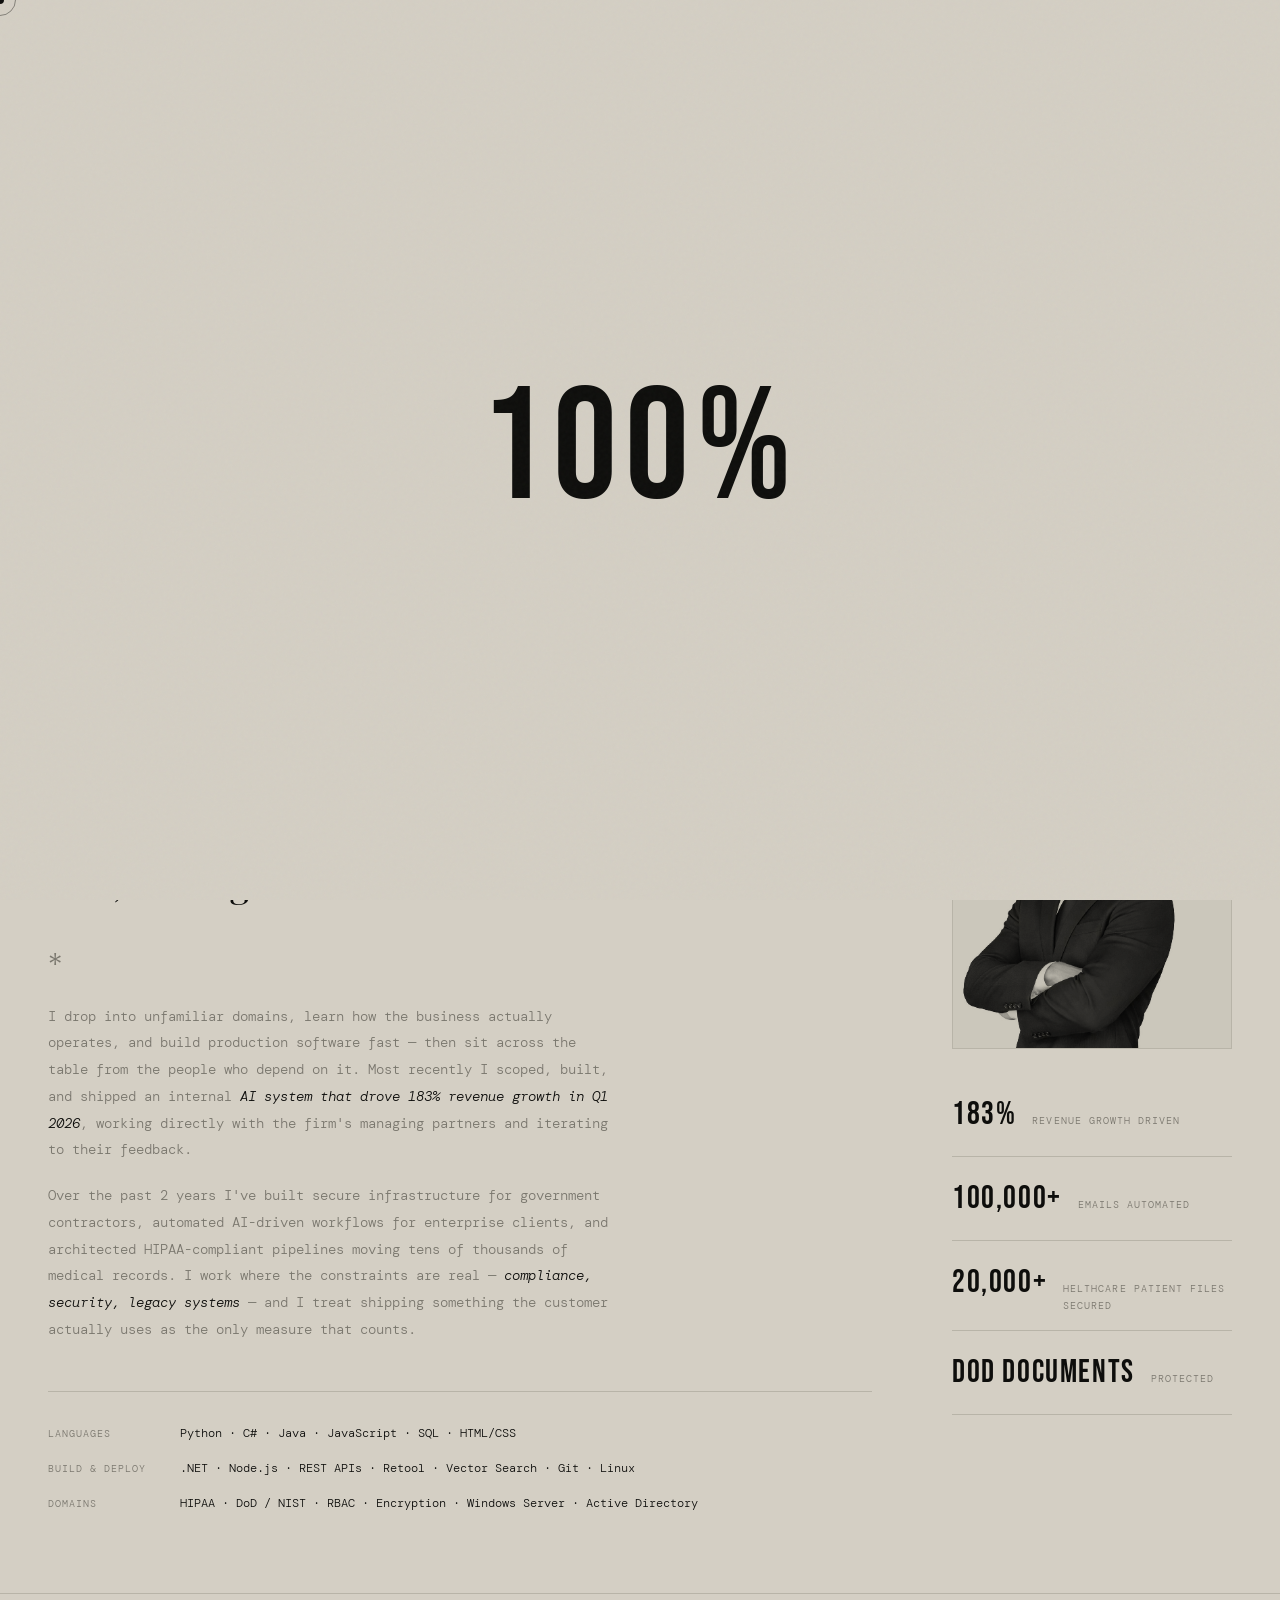
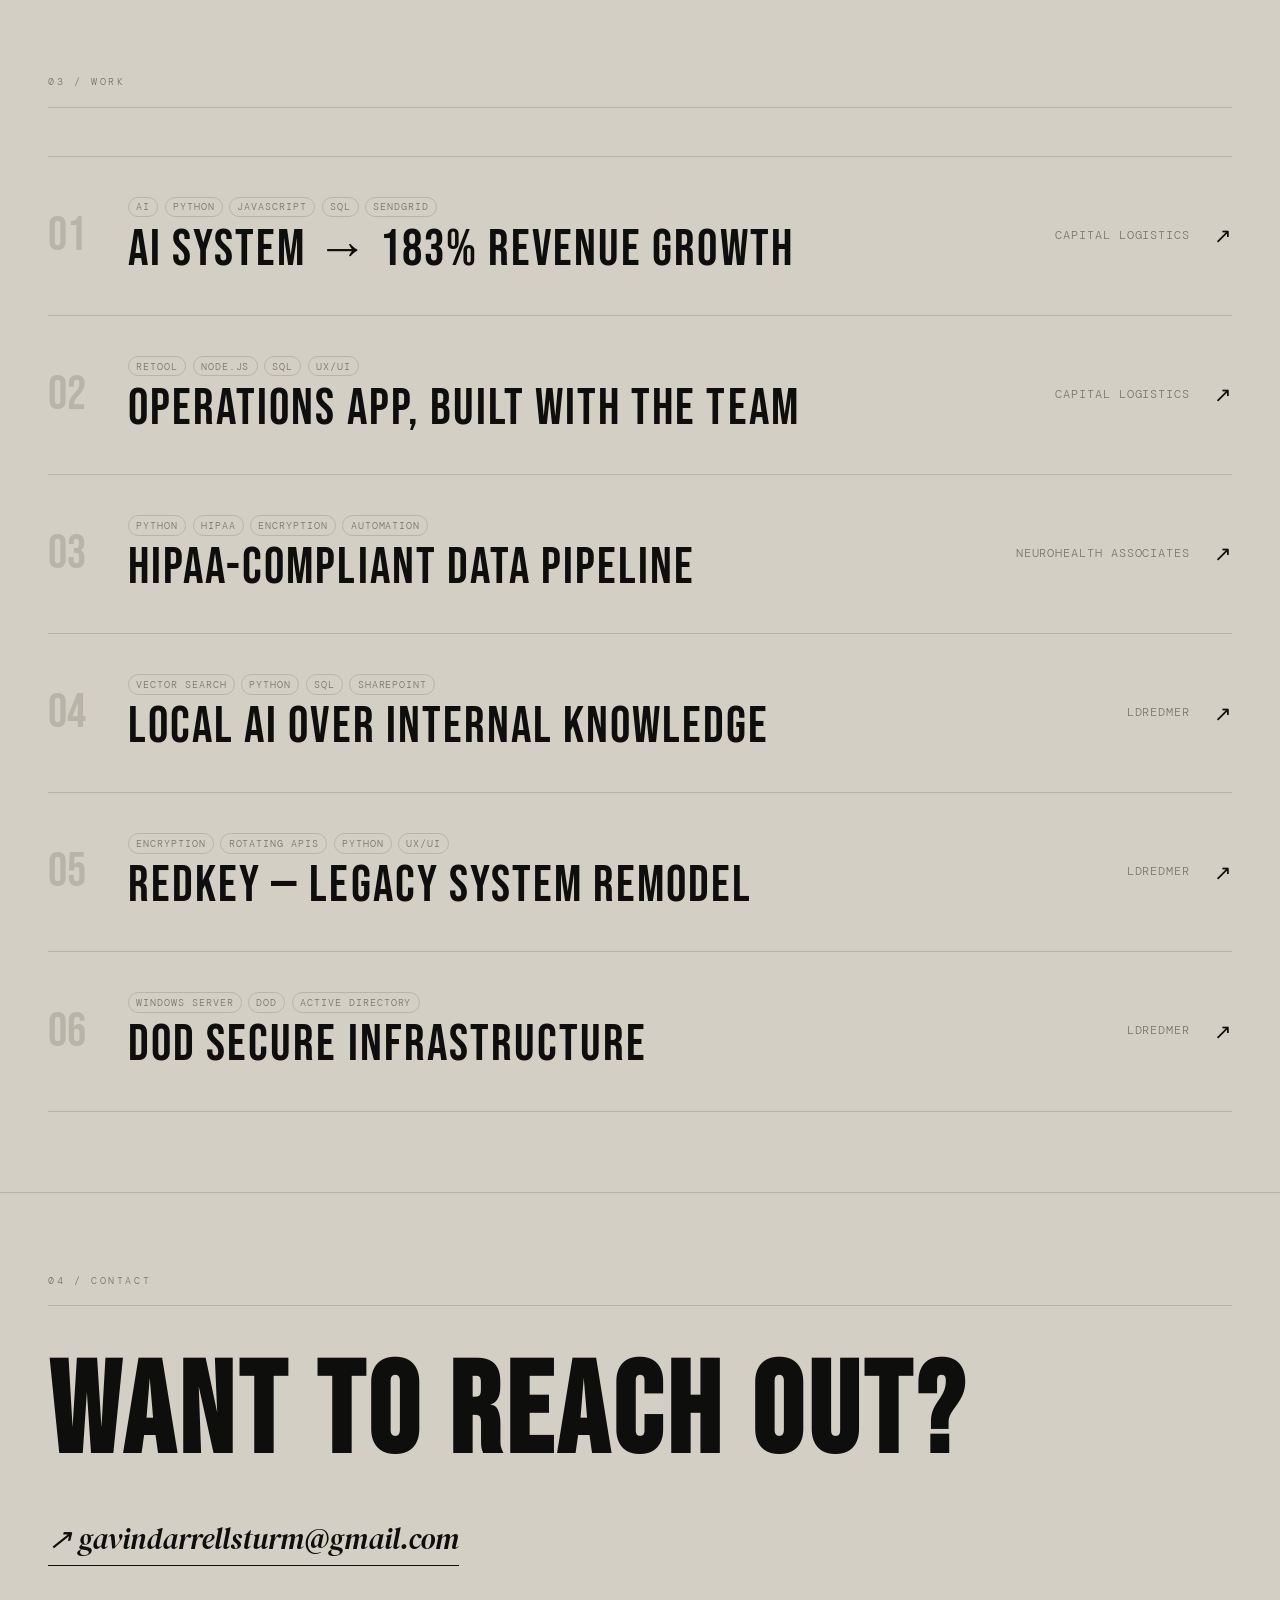
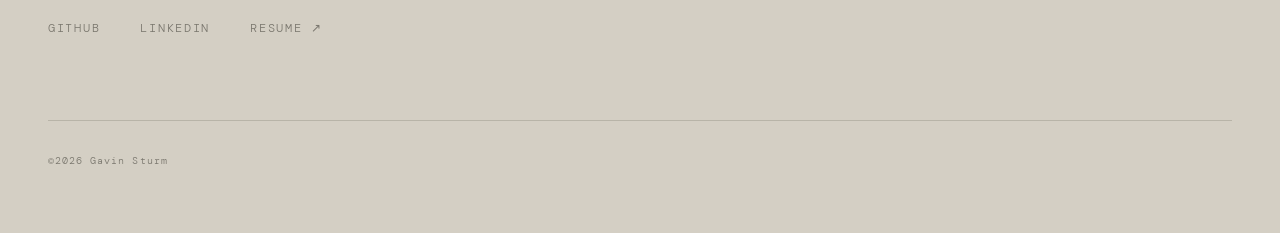
<file: index.html>
<!DOCTYPE html>
<html lang="en">
<head>
  <!-- Google tag (gtag.js) -->
  <script async src="https://www.googletagmanager.com/gtag/js?id=G-TG0JJ8GJQH"></script>
  <script>
    window.dataLayer = window.dataLayer || [];
    function gtag(){dataLayer.push(arguments);}
    gtag('js', new Date());
    gtag('config', 'G-TG0JJ8GJQH');
  </script>

  <meta charset="UTF-8" />
  <meta name="viewport" content="width=device-width, initial-scale=1.0" />
  <title>Gavin Sturm — Forward Deployed Engineer</title>
  <meta name="description" content="Forward Deployed Engineer who embeds with customers to ship custom AI and data systems in healthcare, DoD, and logistics environments." />
  <link rel="preconnect" href="https://fonts.googleapis.com" />
  <link rel="preconnect" href="https://fonts.gstatic.com" crossorigin />
  <link href="https://fonts.googleapis.com/css2?family=Bebas+Neue&family=DM+Serif+Display:ital@0;1&family=DM+Mono:wght@300;400&display=swap" rel="stylesheet" />
  <link rel="stylesheet" href="assets/style.css" />
</head>
<body>

  <a href="#hero" class="skip-link">Skip to content</a>

  <div class="loader" id="loader">
    <div class="loader-text"><span id="loader-pct">0%</span></div>
  </div>

  <div class="cursor" id="cursor"></div>
  <div class="cursor-ring" id="cursor-ring"></div>

  <nav class="nav" id="nav">
    <div class="nav-left">GS<span class="nav-reg">&reg;</span></div>
    <ul class="nav-links">
      <li><a href="#hero"><span class="nav-num">01/</span>Hello</a></li>
      <li><a href="#about"><span class="nav-num">02/</span>About</a></li>
      <li><a href="#work"><span class="nav-num">03/</span>Work</a></li>
      <li><a href="#contact"><span class="nav-num">04/</span>Contact</a></li>
    </ul>
  </nav>

  <section class="hero" id="hero">
    <div class="hero-content">
      <h1 class="hero-title">Gavin Sturm<sup>&reg;</sup></h1>
      <p class="hero-sub">Forward Deployed Engineer &mdash; AI, Data &amp; Systems</p>
      <p class="hero-tagline">Embedding with customers to <em>ship what works.</em></p>
    </div>
    <div class="hero-footer">
      <span>&copy;2026</span>
      <span class="scroll-hint">Scroll &darr;</span>
    </div>
  </section>

  <section class="about" id="about">
    <div class="section-label">02 / About</div>
    <div class="about-grid">
      <div class="about-aside">
        <div class="about-photo-box" style="padding:0;overflow:hidden;background:var(--bg2)">
          <img src="images/gavin.png" alt="Gavin Sturm" style="width:140%;height:140%;object-fit:cover;object-position:60% 20%;display:block;mix-blend-mode:multiply;margin-left:-20%;margin-top:-5%"/>
        </div>
        <div class="about-stat-box">
          <div class="stat"><span class="stat-num">183%</span><span class="stat-label">Revenue Growth Driven</span></div> <div class="stat"><span class="stat-num">100,000+</span><span class="stat-label">Emails Automated</span></div> <div class="stat"><span class="stat-num">20,000+</span><span class="stat-label">Helthcare Patient Files Secured</span></div> <div class="stat"><span class="stat-num">DOD Documents</span><span class="stat-label">Protected</span></div>
        </div>
      </div>
      <div class="about-main">
        <h2 class="about-heading">
          I'm a <em>Forward Deployed Engineer</em> who embeds with customers to turn ambiguous, high-stakes problems into shipped systems &mdash; across healthcare, DoD, and logistics.
        </h2>
        <div class="about-star">*</div>
        <p class="about-body">I drop into unfamiliar domains, learn how the business actually operates, and build production software fast &mdash; then sit across the table from the people who depend on it. Most recently I scoped, built, and shipped an internal <em>AI system that drove 183% revenue growth in Q1 2026</em>, working directly with the firm's managing partners and iterating to their feedback.</p>
        <p class="about-body">Over the past 2 years I've built secure infrastructure for government contractors, automated AI-driven workflows for enterprise clients, and architected HIPAA-compliant pipelines moving tens of thousands of medical records. I work where the constraints are real &mdash; <em>compliance, security, legacy systems</em> &mdash; and I treat shipping something the customer actually uses as the only measure that counts.</p>
        <div class="about-skills">
          <div class="skill-row">
            <span class="skill-label">Languages</span>
            <span class="skill-val">Python  &middot;  C#  &middot;  Java  &middot;  JavaScript  &middot;  SQL  &middot;  HTML/CSS</span>
          </div>
          <div class="skill-row">
            <span class="skill-label">Build &amp; Deploy</span>
            <span class="skill-val">.NET  &middot;  Node.js  &middot;  REST APIs  &middot;  Retool  &middot;  Vector Search  &middot;  Git  &middot;  Linux</span>
          </div>
          <div class="skill-row">
            <span class="skill-label">Domains</span>
            <span class="skill-val">HIPAA  &middot;  DoD / NIST  &middot;  RBAC  &middot;  Encryption  &middot;  Windows Server  &middot;  Active Directory</span>
          </div>
        </div>
      </div>
    </div>
  </section>

  <section class="work" id="work">
    <div class="section-label">03 / Work</div>
    <div class="work-list">

      <a class="work-item" href="project-ai-email.html">
        <div class="work-left">
          <span class="work-num">01</span>
          <div>
            <div class="work-tags-row">
              <span class="tag">AI</span><span class="tag">Python</span><span class="tag">JavaScript</span><span class="tag">SQL</span><span class="tag">SendGrid</span>
            </div>
            <h3 class="work-title">AI System &rarr; 183% Revenue Growth</h3>
          </div>
        </div>
        <div class="work-right">
          <span class="work-type">Capital Logistics</span>
          <span class="work-arrow">&nearr;</span>
        </div>
        <div class="work-hover-img">
          <div class="work-img-placeholder">
            <img src="images/project-ai-email.svg" alt="AI email automation pipeline driving revenue growth" style="width:100%;height:100%;object-fit:cover"/>
          </div>
        </div>
      </a>

      <a class="work-item" href="project-capital.html">
        <div class="work-left">
          <span class="work-num">02</span>
          <div>
            <div class="work-tags-row">
              <span class="tag">Retool</span><span class="tag">Node.js</span><span class="tag">SQL</span><span class="tag">UX/UI</span>
            </div>
            <h3 class="work-title">Operations App, Built With the Team</h3>
          </div>
        </div>
        <div class="work-right">
          <span class="work-type">Capital Logistics</span>
          <span class="work-arrow">&nearr;</span>
        </div>
        <div class="work-hover-img">
          <div class="work-img-placeholder">
            <img src="images/project-capital.svg" alt="Logistics operations dashboard application" style="width:100%;height:100%;object-fit:cover"/>
          </div>
        </div>
      </a>

      <a class="work-item" href="project-healthcare.html">
        <div class="work-left">
          <span class="work-num">03</span>
          <div>
            <div class="work-tags-row">
              <span class="tag">Python</span><span class="tag">HIPAA</span><span class="tag">Encryption</span><span class="tag">Automation</span>
            </div>
            <h3 class="work-title">HIPAA-Compliant Data Pipeline</h3>
          </div>
        </div>
        <div class="work-right">
          <span class="work-type">Neurohealth Associates</span>
          <span class="work-arrow">&nearr;</span>
        </div>
        <div class="work-hover-img">
          <div class="work-img-placeholder">
            <img src="images/project-healthcare.svg" alt="Encrypted healthcare data transfer pipeline" style="width:100%;height:100%;object-fit:cover"/>
          </div>
        </div>
      </a>

      <a class="work-item" href="project-ldredmer-ai.html">
        <div class="work-left">
          <span class="work-num">04</span>
          <div>
            <div class="work-tags-row">
              <span class="tag">Vector Search</span><span class="tag">Python</span><span class="tag">SQL</span><span class="tag">SharePoint</span>
            </div>
            <h3 class="work-title">Local AI Over Internal Knowledge</h3>
          </div>
        </div>
        <div class="work-right">
          <span class="work-type">LDRedmer</span>
          <span class="work-arrow">&nearr;</span>
        </div>
        <div class="work-hover-img">
          <div class="work-img-placeholder">
            <img src="images/project-ldredmer-ai.svg" alt="Local AI vector search over SharePoint documents" style="width:100%;height:100%;object-fit:cover"/>
          </div>
        </div>
      </a>

      <a class="work-item" href="project-redkey.html">
        <div class="work-left">
          <span class="work-num">05</span>
          <div>
            <div class="work-tags-row">
              <span class="tag">Encryption</span><span class="tag">Rotating APIs</span><span class="tag">Python</span><span class="tag">UX/UI</span>
            </div>
            <h3 class="work-title">REDKEY &mdash; Legacy System Remodel</h3>
          </div>
        </div>
        <div class="work-right">
          <span class="work-type">LDRedmer</span>
          <span class="work-arrow">&nearr;</span>
        </div>
        <div class="work-hover-img">
          <div class="work-img-placeholder">
            <img src="images/project-redkey.svg" alt="REDKEY legacy system modernization with rotating API keys" style="width:100%;height:100%;object-fit:cover"/>
          </div>
        </div>
      </a>

      <a class="work-item" href="project-dod.html">
        <div class="work-left">
          <span class="work-num">06</span>
          <div>
            <div class="work-tags-row">
              <span class="tag">Windows Server</span><span class="tag">DoD</span><span class="tag">Active Directory</span>
            </div>
            <h3 class="work-title">DoD Secure Infrastructure</h3>
          </div>
        </div>
        <div class="work-right">
          <span class="work-type">LDRedmer</span>
          <span class="work-arrow">&nearr;</span>
        </div>
        <div class="work-hover-img">
          <div class="work-img-placeholder">
            <img src="images/project-dod.svg" alt="DoD secure infrastructure with Active Directory topology" style="width:100%;height:100%;object-fit:cover"/>
          </div>
        </div>
      </a>

    </div>
  </section>

  <section class="contact" id="contact">
    <div class="section-label">04 / Contact</div>
    <div class="contact-body">
      <h2 class="contact-heading">Want to Reach Out?</h2>
      <a class="contact-email" href="mailto:gavindarrellsturm@gmail.com">&nearr; gavindarrellsturm@gmail.com</a>
      <ul class="contact-links">
        <li><a href="https://github.com/gavindsturm" target="_blank" rel="noopener">GitHub</a></li>
        <li><a href="https://linkedin.com/in/gavinsturm" target="_blank" rel="noopener">LinkedIn</a></li>
        <li><a href="resume.html">Resume &nearr;</a></li>
      </ul>
    </div>
    <div class="contact-footer">
      <span>&copy;2026 Gavin Sturm</span>
    </div>
  </section>

  <script src="assets/main.js"></script>
</body>
</html>
</file>
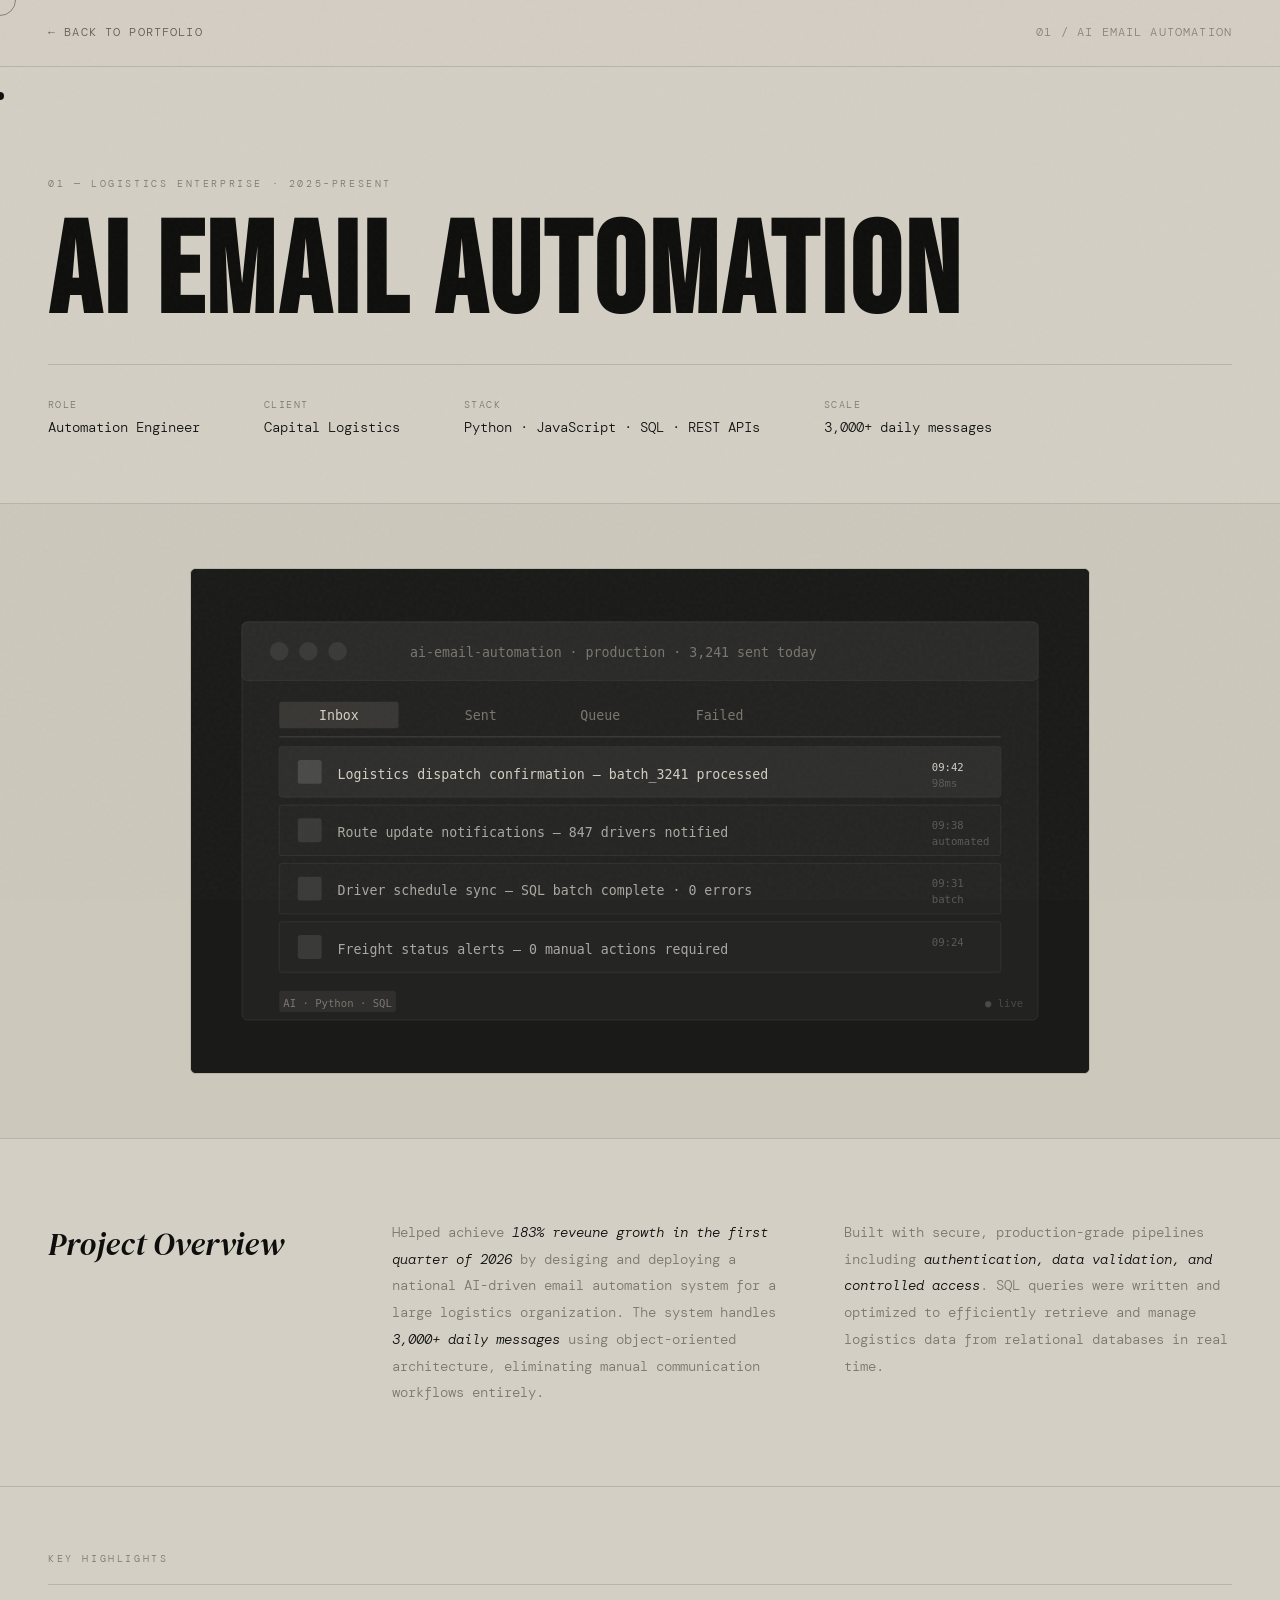
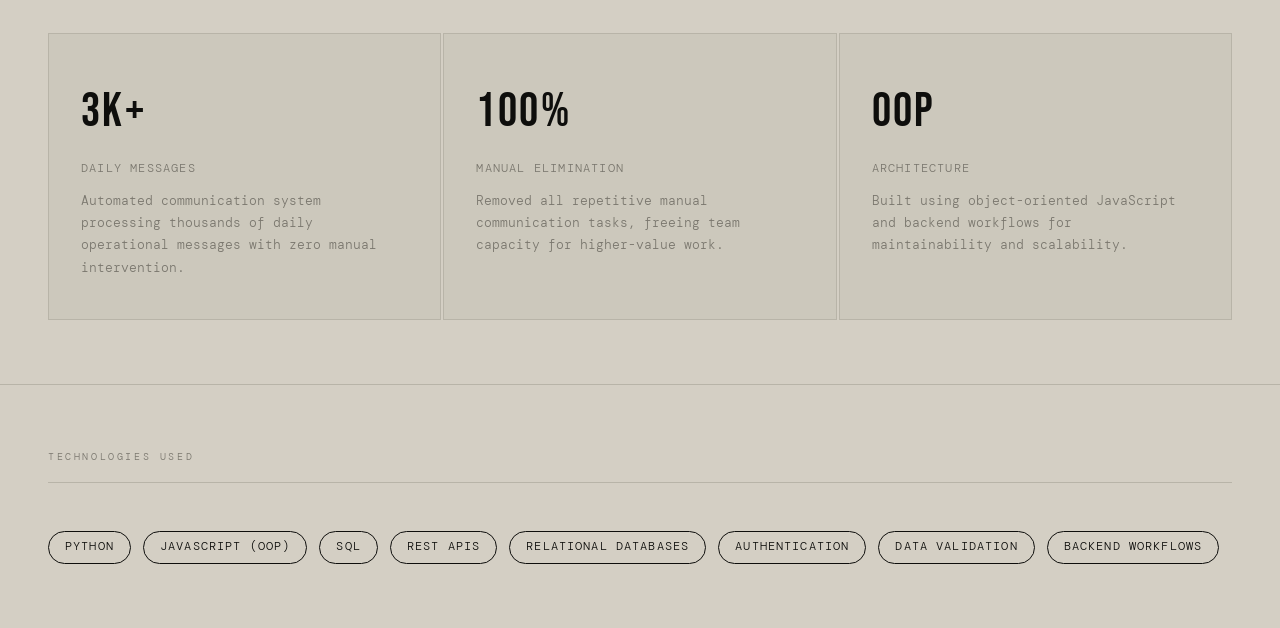
<file: project-ai-email.html>
<!DOCTYPE html>
<html lang="en">
<head>
  <meta charset="UTF-8" />
  <meta name="viewport" content="width=device-width, initial-scale=1.0" />
  <title>AI Email Automation — Gavin Sturm</title>
  <link rel="preconnect" href="https://fonts.googleapis.com" />
  <link rel="preconnect" href="https://fonts.gstatic.com" crossorigin />
  <link href="https://fonts.googleapis.com/css2?family=Bebas+Neue&family=DM+Serif+Display:ital@0;1&family=DM+Mono:wght@300;400&display=swap" rel="stylesheet" />
  <link rel="stylesheet" href="assets/style.css" />
</head>
<body class="project-page">
  <div class="cursor" id="cursor"></div>
  <div class="cursor-ring" id="cursor-ring"></div>
  <nav class="back-nav">
    <a class="back-link" href="index.html">← Back to Portfolio</a>
    <span class="back-link" style="opacity:0.4">01 / AI Email Automation</span>
  </nav>

  <div class="project-hero">
    <p class="project-kicker">01 — Logistics Enterprise · 2025–Present</p>
    <h1 class="project-title">AI Email Automation</h1>
    <div class="project-meta-row">
      <div class="project-meta-item">
        <span class="project-meta-label">Role</span>
        <span class="project-meta-val">Automation Engineer</span>
      </div>
      <div class="project-meta-item">
        <span class="project-meta-label">Client</span>
        <span class="project-meta-val">Capital Logistics</span>
      </div>
      <div class="project-meta-item">
        <span class="project-meta-label">Stack</span>
        <span class="project-meta-val">Python · JavaScript · SQL · REST APIs</span>
      </div>
      <div class="project-meta-item">
        <span class="project-meta-label">Scale</span>
        <span class="project-meta-val">3,000+ daily messages</span>
      </div>
    </div>
  </div>

  <div class="project-visual">
    <div class="project-mockup" style="background:#1a1a18;padding:0;overflow:hidden">
      <img src="images/project-ai-email.svg" alt="AI Email Automation" style="width:100%;height:100%;object-fit:cover;display:block"/>
    </div>
  </div>

  <div class="project-overview">
    <div class="overview-grid">
      <h2 class="overview-heading">Project Overview</h2>
      <p class="overview-text">Helped achieve <em>183% reveune growth in the first quarter of 2026</em> by desiging and deploying a national AI-driven email automation system for a large logistics organization. The system handles <em>3,000+ daily messages</em> using object-oriented architecture, eliminating manual communication workflows entirely.</p>
      <p class="overview-text">Built with secure, production-grade pipelines including <em>authentication, data validation, and controlled access</em>. SQL queries were written and optimized to efficiently retrieve and manage logistics data from relational databases in real time.</p>
    </div>
  </div>

  <div class="project-highlights">
    <div class="section-label">Key Highlights</div>
    <div class="highlights-grid">
      <div class="highlight-card">
        <div class="highlight-num">3K+</div>
        <div class="highlight-label">Daily Messages</div>
        <div class="highlight-desc">Automated communication system processing thousands of daily operational messages with zero manual intervention.</div>
      </div>
      <div class="highlight-card">
        <div class="highlight-num">100%</div>
        <div class="highlight-label">Manual Elimination</div>
        <div class="highlight-desc">Removed all repetitive manual communication tasks, freeing team capacity for higher-value work.</div>
      </div>
      <div class="highlight-card">
        <div class="highlight-num">OOP</div>
        <div class="highlight-label">Architecture</div>
        <div class="highlight-desc">Built using object-oriented JavaScript and backend workflows for maintainability and scalability.</div>
      </div>
    </div>
  </div>

  <div class="project-tech">
    <div class="section-label">Technologies Used</div>
    <div class="tech-list">
      <span class="tech-pill">Python</span>
      <span class="tech-pill">JavaScript (OOP)</span>
      <span class="tech-pill">SQL</span>
      <span class="tech-pill">REST APIs</span>
      <span class="tech-pill">Relational Databases</span>
      <span class="tech-pill">Authentication</span>
      <span class="tech-pill">Data Validation</span>
      <span class="tech-pill">Backend Workflows</span>
    </div>
  </div>

  <script src="assets/main.js"></script>
</body>
</html>
</file>
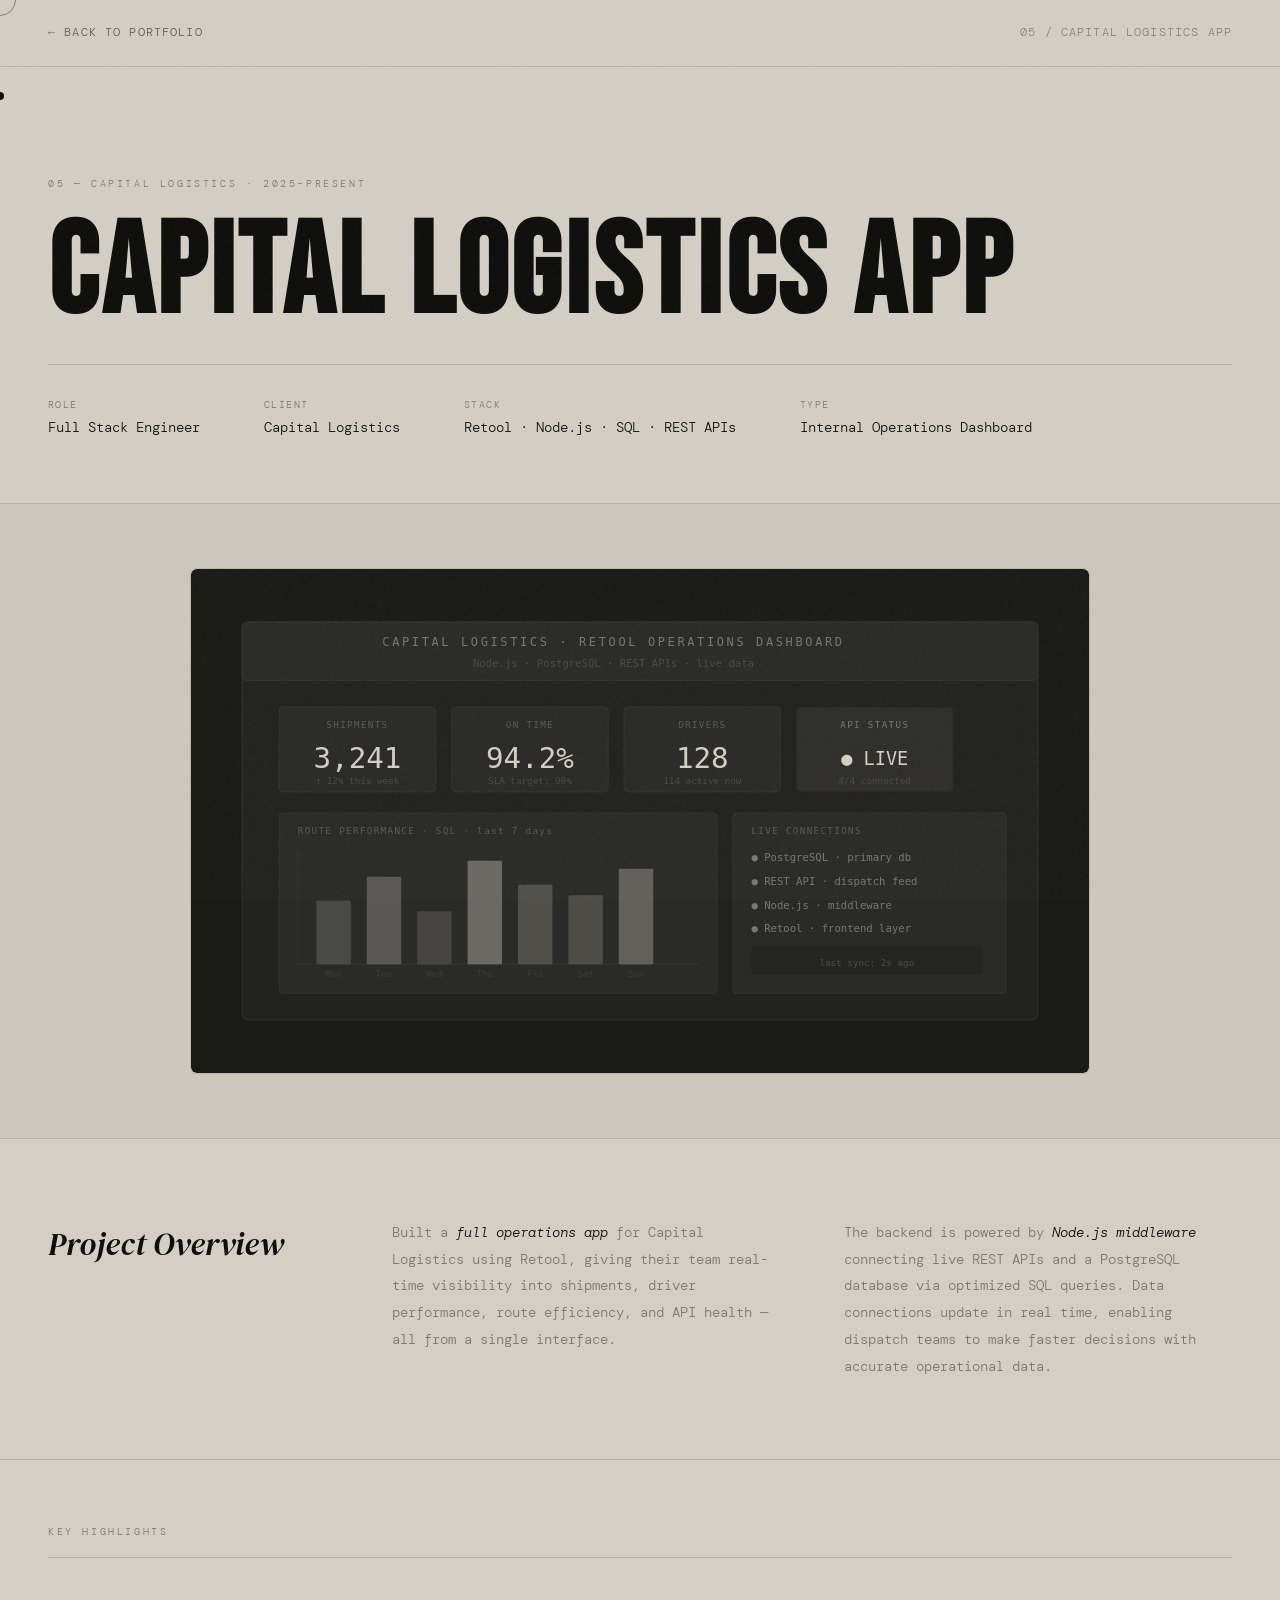
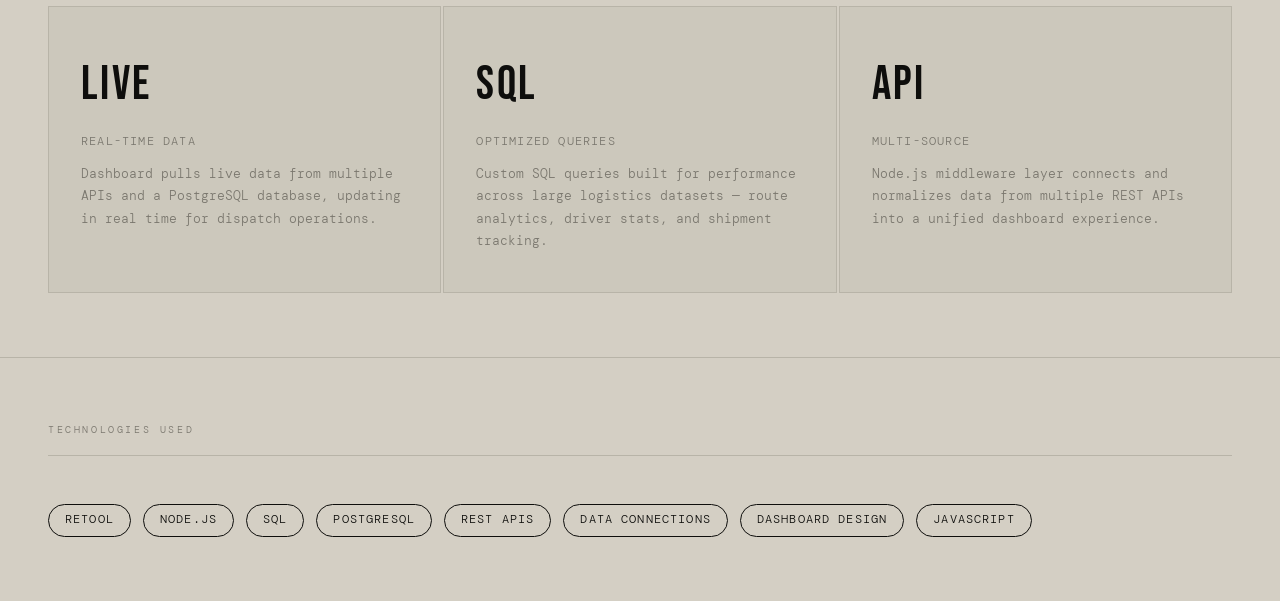
<file: project-capital.html>
<!DOCTYPE html>
<html lang="en">
<head>
  <meta charset="UTF-8" />
  <meta name="viewport" content="width=device-width, initial-scale=1.0" />
  <title>Capital Logistics App — Gavin Sturm</title>
  <link rel="preconnect" href="https://fonts.googleapis.com" />
  <link rel="preconnect" href="https://fonts.gstatic.com" crossorigin />
  <link href="https://fonts.googleapis.com/css2?family=Bebas+Neue&family=DM+Serif+Display:ital@0;1&family=DM+Mono:wght@300;400&display=swap" rel="stylesheet" />
  <link rel="stylesheet" href="assets/style.css" />
</head>
<body class="project-page">
  <div class="cursor" id="cursor"></div>
  <div class="cursor-ring" id="cursor-ring"></div>
  <nav class="back-nav">
    <a class="back-link" href="index.html">← Back to Portfolio</a>
    <span class="back-link" style="opacity:0.4">05 / Capital Logistics App</span>
  </nav>

  <div class="project-hero">
    <p class="project-kicker">05 — Capital Logistics · 2025–Present</p>
    <h1 class="project-title">Capital Logistics App</h1>
    <div class="project-meta-row">
      <div class="project-meta-item">
        <span class="project-meta-label">Role</span>
        <span class="project-meta-val">Full Stack Engineer</span>
      </div>
      <div class="project-meta-item">
        <span class="project-meta-label">Client</span>
        <span class="project-meta-val">Capital Logistics</span>
      </div>
      <div class="project-meta-item">
        <span class="project-meta-label">Stack</span>
        <span class="project-meta-val">Retool · Node.js · SQL · REST APIs</span>
      </div>
      <div class="project-meta-item">
        <span class="project-meta-label">Type</span>
        <span class="project-meta-val">Internal Operations Dashboard</span>
      </div>
    </div>
  </div>

  <div class="project-visual">
    <div class="project-mockup">
      <img src="images/project-capital.svg" alt="Capital Logistics Dashboard" style="width:100%;height:100%;object-fit:cover;border-radius:6px"/>
    </div>
  </div>

  <div class="project-overview">
    <div class="overview-grid">
      <h2 class="overview-heading">Project Overview</h2>
      <p class="overview-text">Built a <em>full operations app</em> for Capital Logistics using Retool, giving their team real-time visibility into shipments, driver performance, route efficiency, and API health — all from a single interface.</p>
      <p class="overview-text">The backend is powered by <em>Node.js middleware</em> connecting live REST APIs and a PostgreSQL database via optimized SQL queries. Data connections update in real time, enabling dispatch teams to make faster decisions with accurate operational data.</p>
    </div>
  </div>

  <div class="project-highlights">
    <div class="section-label">Key Highlights</div>
    <div class="highlights-grid">
      <div class="highlight-card">
        <div class="highlight-num">Live</div>
        <div class="highlight-label">Real-Time Data</div>
        <div class="highlight-desc">Dashboard pulls live data from multiple APIs and a PostgreSQL database, updating in real time for dispatch operations.</div>
      </div>
      <div class="highlight-card">
        <div class="highlight-num">SQL</div>
        <div class="highlight-label">Optimized Queries</div>
        <div class="highlight-desc">Custom SQL queries built for performance across large logistics datasets — route analytics, driver stats, and shipment tracking.</div>
      </div>
      <div class="highlight-card">
        <div class="highlight-num">API</div>
        <div class="highlight-label">Multi-Source</div>
        <div class="highlight-desc">Node.js middleware layer connects and normalizes data from multiple REST APIs into a unified dashboard experience.</div>
      </div>
    </div>
  </div>

  <div class="project-tech">
    <div class="section-label">Technologies Used</div>
    <div class="tech-list">
      <span class="tech-pill">Retool</span>
      <span class="tech-pill">Node.js</span>
      <span class="tech-pill">SQL</span>
      <span class="tech-pill">PostgreSQL</span>
      <span class="tech-pill">REST APIs</span>
      <span class="tech-pill">Data Connections</span>
      <span class="tech-pill">Dashboard Design</span>
      <span class="tech-pill">JavaScript</span>
    </div>
  </div>

  <script src="assets/main.js"></script>
</body>
</html>
</file>
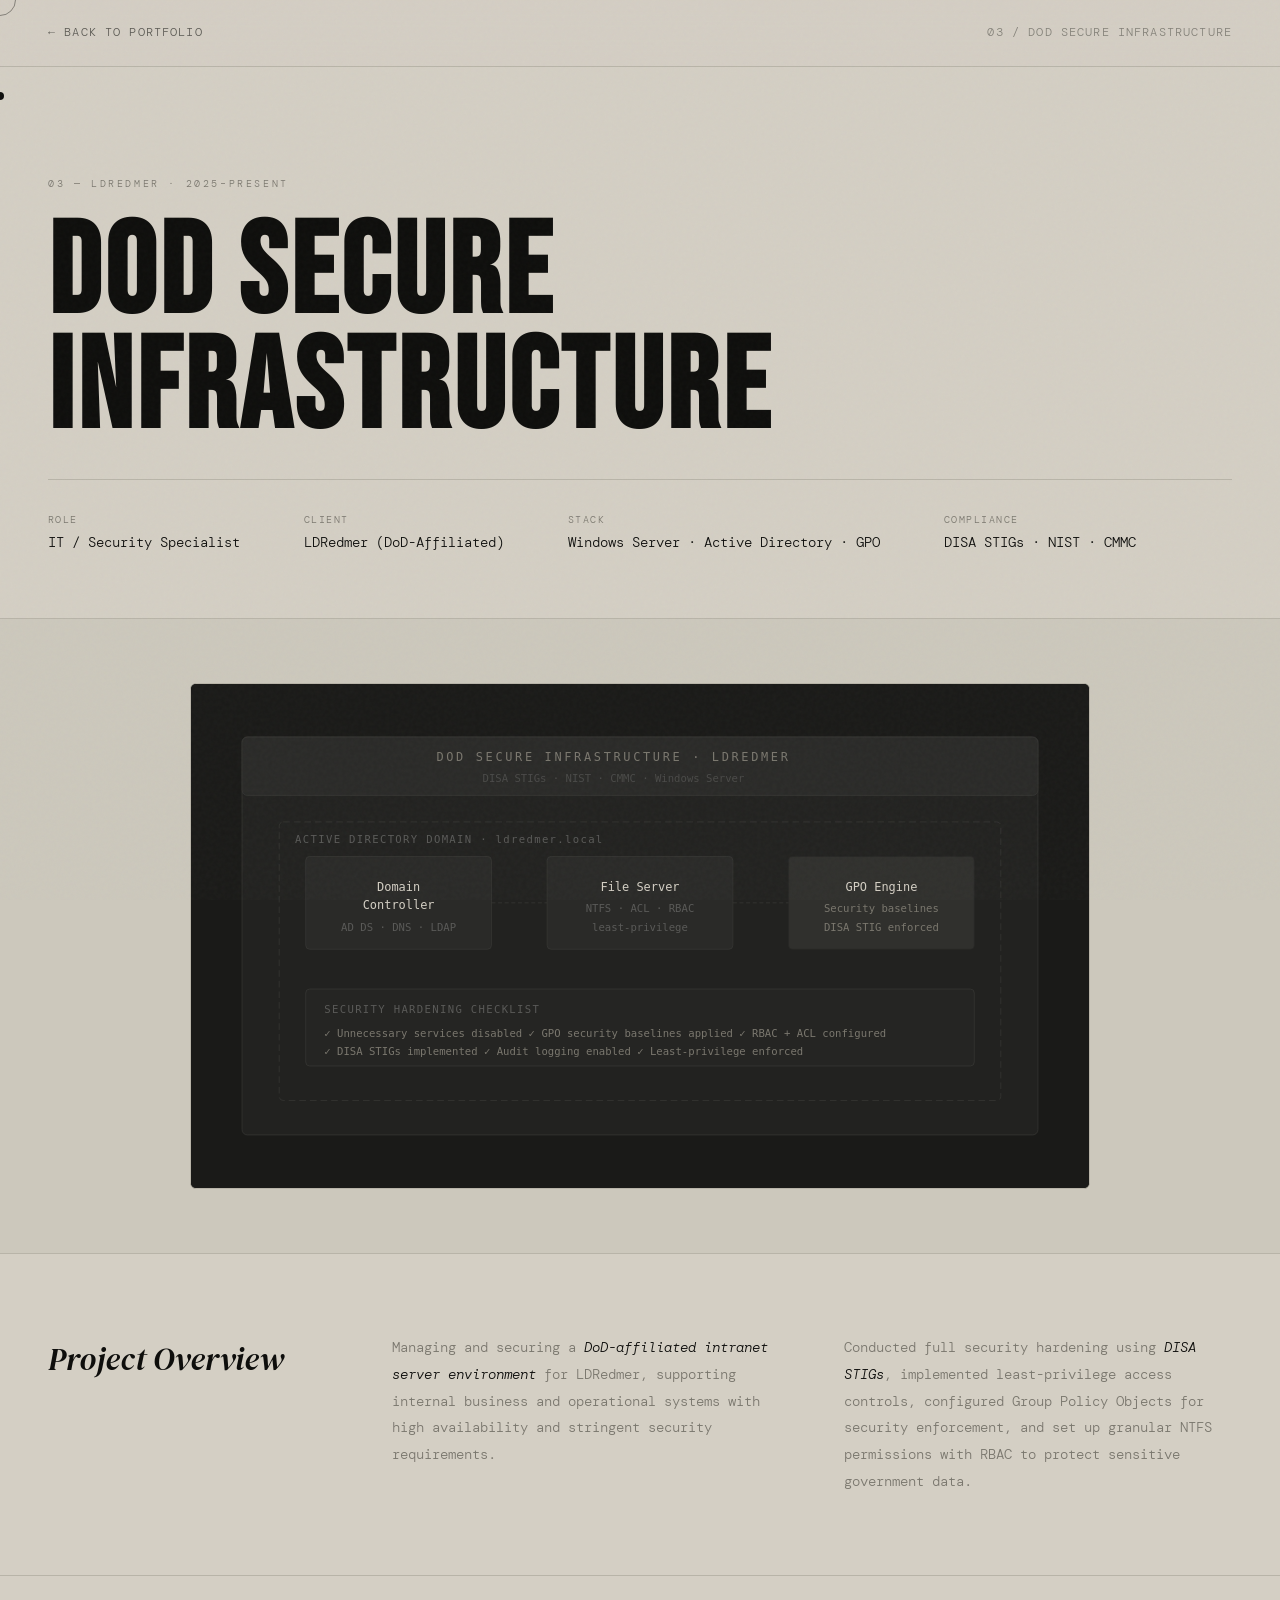
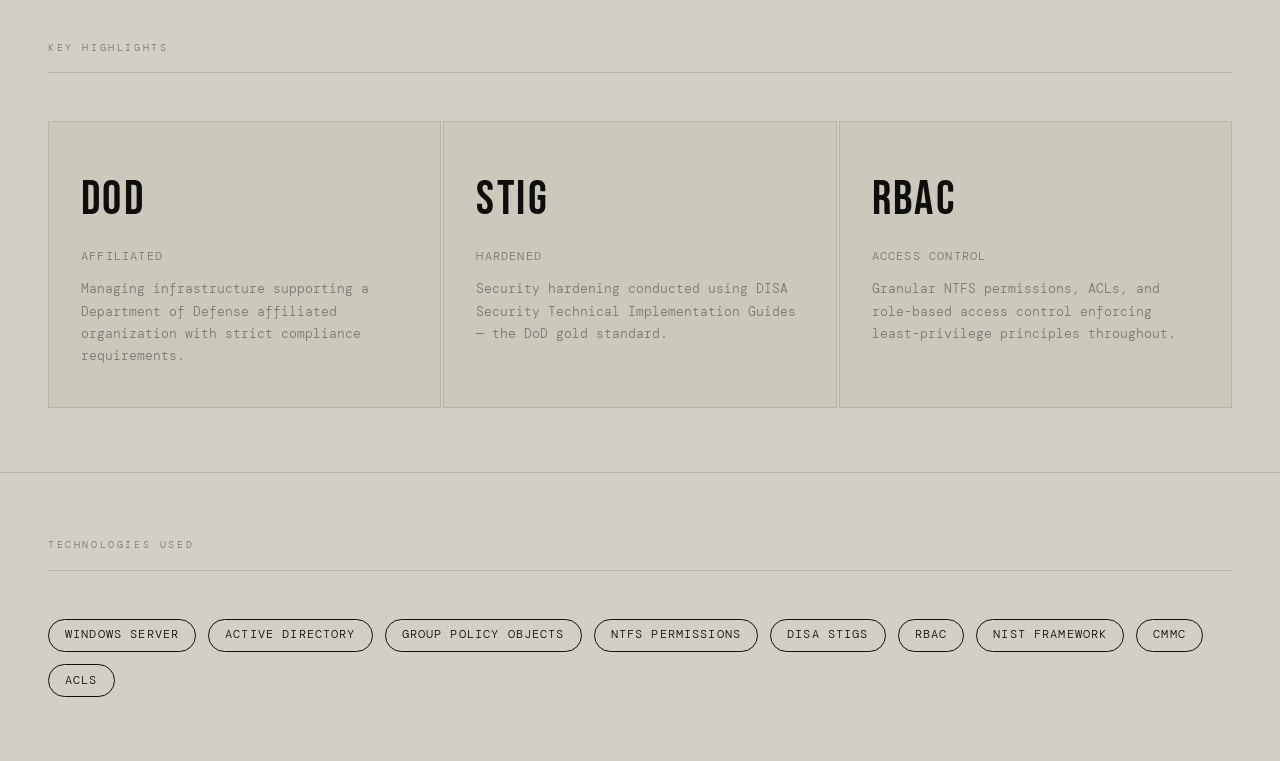
<file: project-dod.html>
<!DOCTYPE html>
<html lang="en">
<head>
  <meta charset="UTF-8" />
  <meta name="viewport" content="width=device-width, initial-scale=1.0" />
  <title>DoD Secure Infrastructure — Gavin Sturm</title>
  <link rel="preconnect" href="https://fonts.googleapis.com" />
  <link rel="preconnect" href="https://fonts.gstatic.com" crossorigin />
  <link href="https://fonts.googleapis.com/css2?family=Bebas+Neue&family=DM+Serif+Display:ital@0;1&family=DM+Mono:wght@300;400&display=swap" rel="stylesheet" />
  <link rel="stylesheet" href="assets/style.css" />
</head>
<body class="project-page">
  <div class="cursor" id="cursor"></div>
  <div class="cursor-ring" id="cursor-ring"></div>
  <nav class="back-nav">
    <a class="back-link" href="index.html">← Back to Portfolio</a>
    <span class="back-link" style="opacity:0.4">03 / DoD Secure Infrastructure</span>
  </nav>

  <div class="project-hero">
    <p class="project-kicker">03 — LDRedmer · 2025–Present</p>
    <h1 class="project-title">DoD Secure Infrastructure</h1>
    <div class="project-meta-row">
      <div class="project-meta-item">
        <span class="project-meta-label">Role</span>
        <span class="project-meta-val">IT / Security Specialist</span>
      </div>
      <div class="project-meta-item">
        <span class="project-meta-label">Client</span>
        <span class="project-meta-val">LDRedmer (DoD-Affiliated)</span>
      </div>
      <div class="project-meta-item">
        <span class="project-meta-label">Stack</span>
        <span class="project-meta-val">Windows Server · Active Directory · GPO</span>
      </div>
      <div class="project-meta-item">
        <span class="project-meta-label">Compliance</span>
        <span class="project-meta-val">DISA STIGs · NIST · CMMC</span>
      </div>
    </div>
  </div>

  <div class="project-visual">
    <div class="project-mockup" style="background:#1a1a18;padding:0;overflow:hidden">
      <img src="images/project-dod.svg" alt="DoD Secure Infrastructure" style="width:100%;height:100%;object-fit:cover;display:block"/>
    </div>
  </div>

  <div class="project-overview">
    <div class="overview-grid">
      <h2 class="overview-heading">Project Overview</h2>
      <p class="overview-text">Managing and securing a <em>DoD-affiliated intranet server environment</em> for LDRedmer, supporting internal business and operational systems with high availability and stringent security requirements.</p>
      <p class="overview-text">Conducted full security hardening using <em>DISA STIGs</em>, implemented least-privilege access controls, configured Group Policy Objects for security enforcement, and set up granular NTFS permissions with RBAC to protect sensitive government data.</p>
    </div>
  </div>

  <div class="project-highlights">
    <div class="section-label">Key Highlights</div>
    <div class="highlights-grid">
      <div class="highlight-card">
        <div class="highlight-num">DoD</div>
        <div class="highlight-label">Affiliated</div>
        <div class="highlight-desc">Managing infrastructure supporting a Department of Defense affiliated organization with strict compliance requirements.</div>
      </div>
      <div class="highlight-card">
        <div class="highlight-num">STIG</div>
        <div class="highlight-label">Hardened</div>
        <div class="highlight-desc">Security hardening conducted using DISA Security Technical Implementation Guides — the DoD gold standard.</div>
      </div>
      <div class="highlight-card">
        <div class="highlight-num">RBAC</div>
        <div class="highlight-label">Access Control</div>
        <div class="highlight-desc">Granular NTFS permissions, ACLs, and role-based access control enforcing least-privilege principles throughout.</div>
      </div>
    </div>
  </div>

  <div class="project-tech">
    <div class="section-label">Technologies Used</div>
    <div class="tech-list">
      <span class="tech-pill">Windows Server</span>
      <span class="tech-pill">Active Directory</span>
      <span class="tech-pill">Group Policy Objects</span>
      <span class="tech-pill">NTFS Permissions</span>
      <span class="tech-pill">DISA STIGs</span>
      <span class="tech-pill">RBAC</span>
      <span class="tech-pill">NIST Framework</span>
      <span class="tech-pill">CMMC</span>
      <span class="tech-pill">ACLs</span>
    </div>
  </div>

  <script src="assets/main.js"></script>
</body>
</html>
</file>
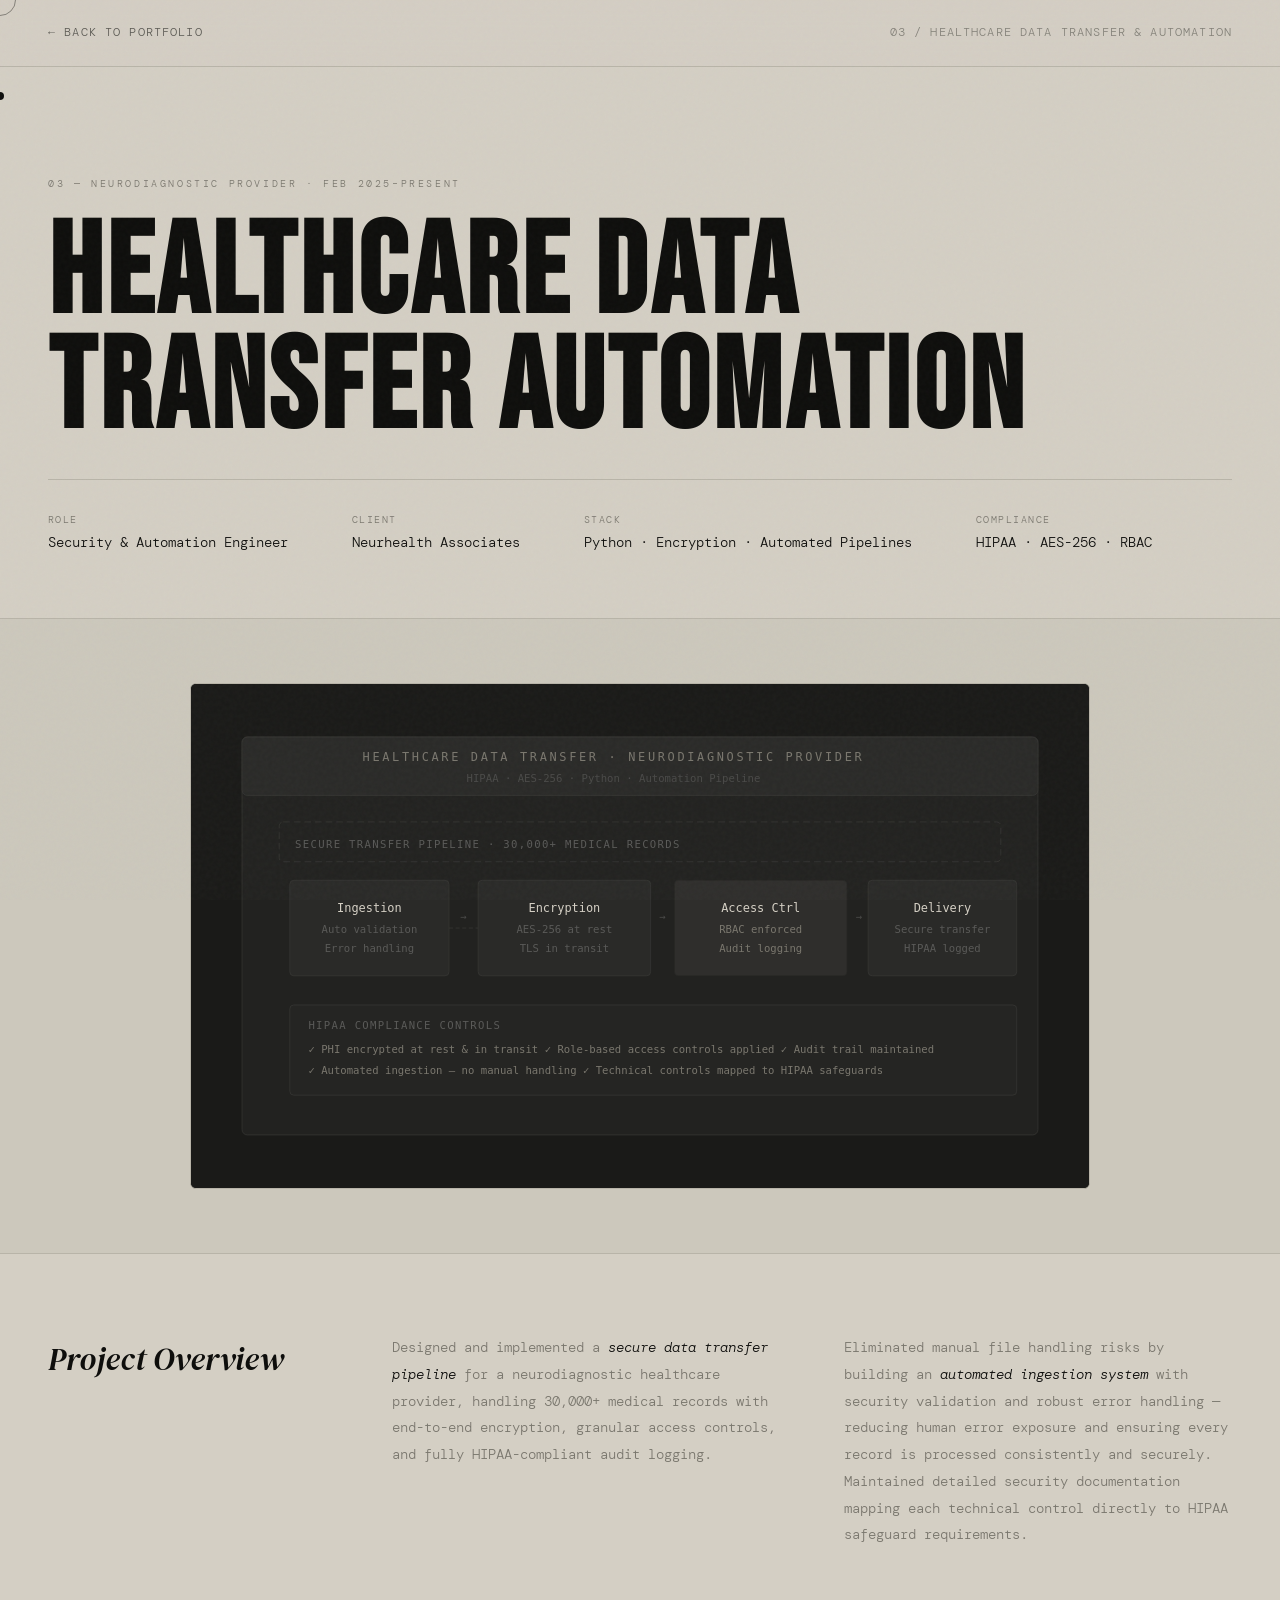
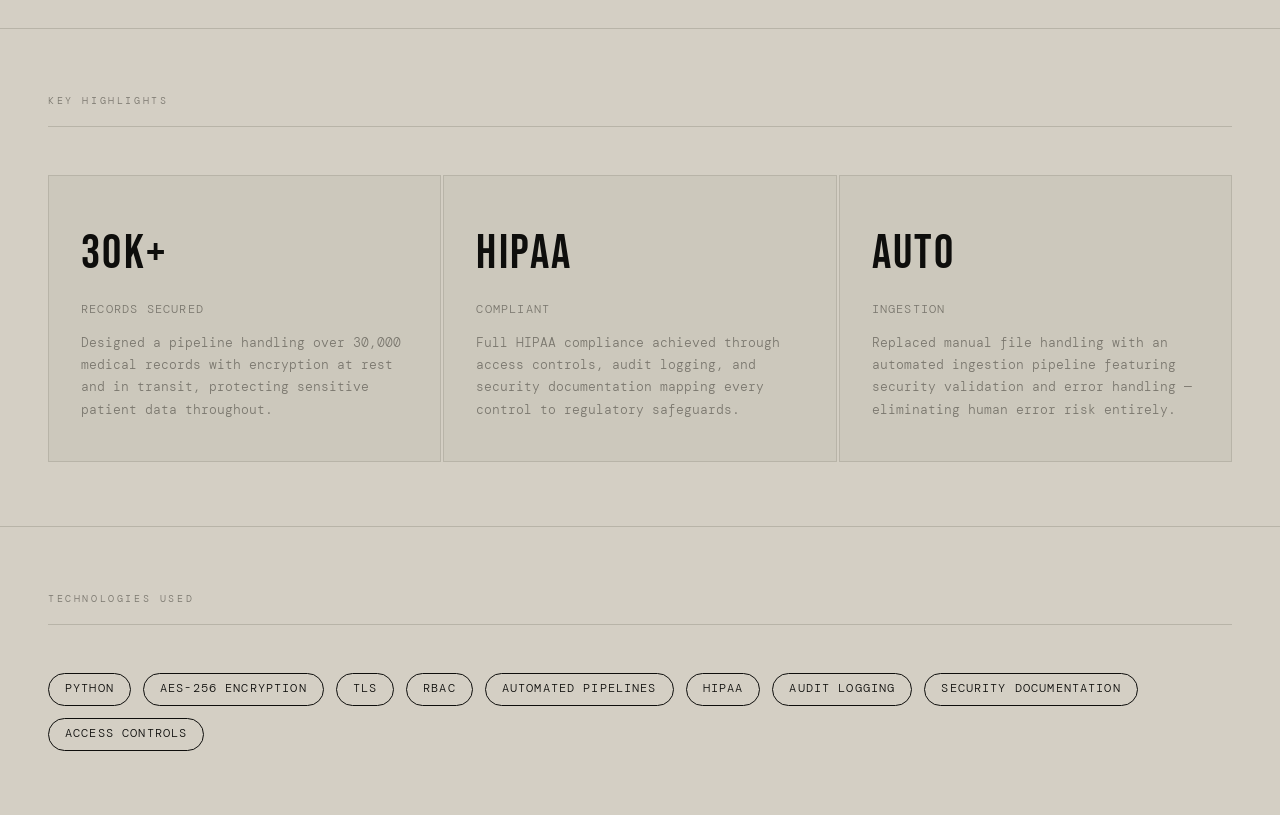
<file: project-healthcare.html>
<!DOCTYPE html>
<html lang="en">
<head>
  <meta charset="UTF-8" />
  <meta name="viewport" content="width=device-width, initial-scale=1.0" />
  <title>Healthcare Data Transfer & Automation — Gavin Sturm</title>
  <link rel="preconnect" href="https://fonts.googleapis.com" />
  <link rel="preconnect" href="https://fonts.gstatic.com" crossorigin />
  <link href="https://fonts.googleapis.com/css2?family=Bebas+Neue&family=DM+Serif+Display:ital@0;1&family=DM+Mono:wght@300;400&display=swap" rel="stylesheet" />
  <link rel="stylesheet" href="assets/style.css" />
</head>
<body class="project-page">
  <div class="cursor" id="cursor"></div>
  <div class="cursor-ring" id="cursor-ring"></div>
  <nav class="back-nav">
    <a class="back-link" href="index.html">← Back to Portfolio</a>
    <span class="back-link" style="opacity:0.4">03 / Healthcare Data Transfer & Automation</span>
  </nav>

  <div class="project-hero">
    <p class="project-kicker">03 — Neurodiagnostic Provider · Feb 2025–Present</p>
    <h1 class="project-title">Healthcare Data Transfer Automation</h1>
    <div class="project-meta-row">
      <div class="project-meta-item">
        <span class="project-meta-label">Role</span>
        <span class="project-meta-val">Security & Automation Engineer</span>
      </div>
      <div class="project-meta-item">
        <span class="project-meta-label">Client</span>
        <span class="project-meta-val">Neurhealth Associates</span>
      </div>
      <div class="project-meta-item">
        <span class="project-meta-label">Stack</span>
        <span class="project-meta-val">Python · Encryption · Automated Pipelines</span>
      </div>
      <div class="project-meta-item">
        <span class="project-meta-label">Compliance</span>
        <span class="project-meta-val">HIPAA · AES-256 · RBAC</span>
      </div>
    </div>
  </div>

  <div class="project-visual">
    <div class="project-mockup" style="background:#1a1a18;padding:0;overflow:hidden">
      <img src="images/project-healthcare.svg" alt="Healthcare Data Transfer Pipeline" style="width:100%;height:100%;object-fit:cover;display:block"/>
    </div>
  </div>

  <div class="project-overview">
    <div class="overview-grid">
      <h2 class="overview-heading">Project Overview</h2>
      <p class="overview-text">Designed and implemented a <em>secure data transfer pipeline</em> for a neurodiagnostic healthcare provider, handling 30,000+ medical records with end-to-end encryption, granular access controls, and fully HIPAA-compliant audit logging.</p>
      <p class="overview-text">Eliminated manual file handling risks by building an <em>automated ingestion system</em> with security validation and robust error handling — reducing human error exposure and ensuring every record is processed consistently and securely. Maintained detailed security documentation mapping each technical control directly to HIPAA safeguard requirements.</p>
    </div>
  </div>

  <div class="project-highlights">
    <div class="section-label">Key Highlights</div>
    <div class="highlights-grid">
      <div class="highlight-card">
        <div class="highlight-num">30K+</div>
        <div class="highlight-label">Records Secured</div>
        <div class="highlight-desc">Designed a pipeline handling over 30,000 medical records with encryption at rest and in transit, protecting sensitive patient data throughout.</div>
      </div>
      <div class="highlight-card">
        <div class="highlight-num">HIPAA</div>
        <div class="highlight-label">Compliant</div>
        <div class="highlight-desc">Full HIPAA compliance achieved through access controls, audit logging, and security documentation mapping every control to regulatory safeguards.</div>
      </div>
      <div class="highlight-card">
        <div class="highlight-num">Auto</div>
        <div class="highlight-label">Ingestion</div>
        <div class="highlight-desc">Replaced manual file handling with an automated ingestion pipeline featuring security validation and error handling — eliminating human error risk entirely.</div>
      </div>
    </div>
  </div>

  <div class="project-tech">
    <div class="section-label">Technologies Used</div>
    <div class="tech-list">
      <span class="tech-pill">Python</span>
      <span class="tech-pill">AES-256 Encryption</span>
      <span class="tech-pill">TLS</span>
      <span class="tech-pill">RBAC</span>
      <span class="tech-pill">Automated Pipelines</span>
      <span class="tech-pill">HIPAA</span>
      <span class="tech-pill">Audit Logging</span>
      <span class="tech-pill">Security Documentation</span>
      <span class="tech-pill">Access Controls</span>
    </div>
  </div>

  <script src="assets/main.js"></script>
</body>
</html>
</file>
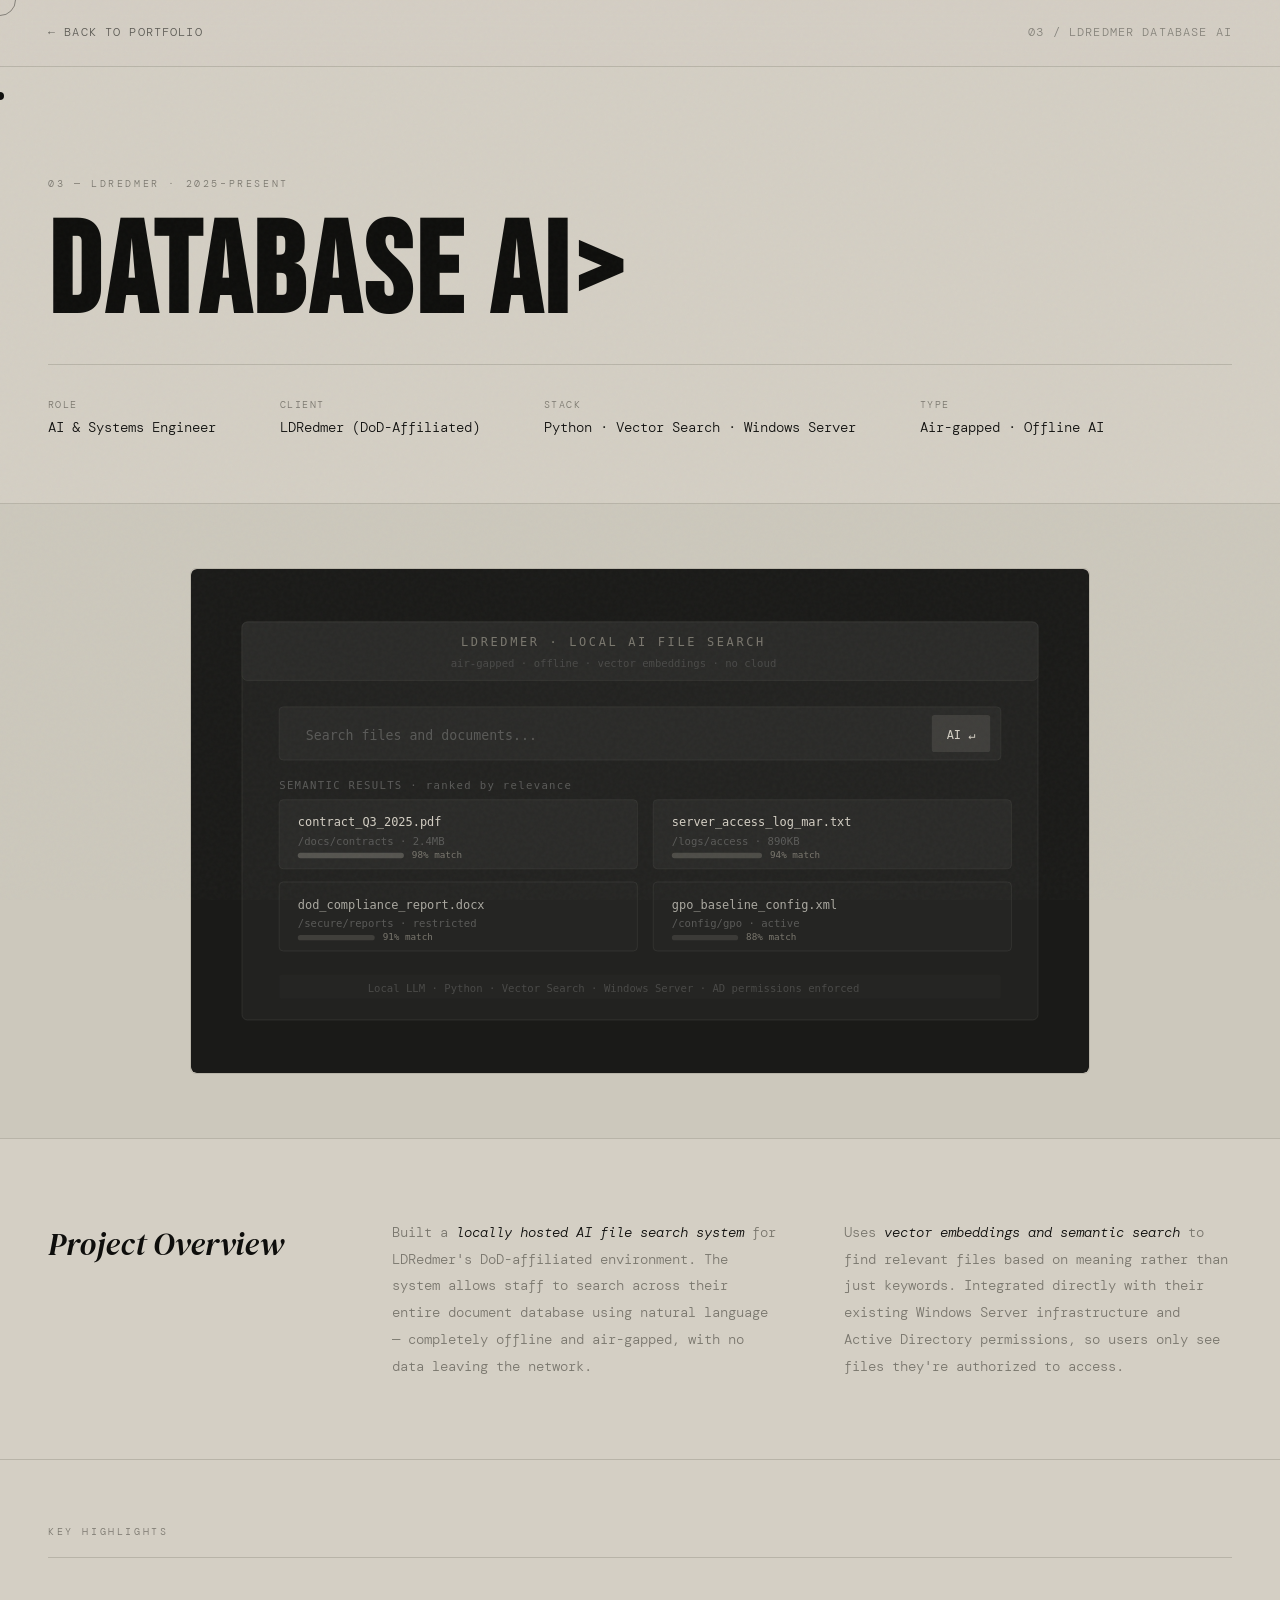
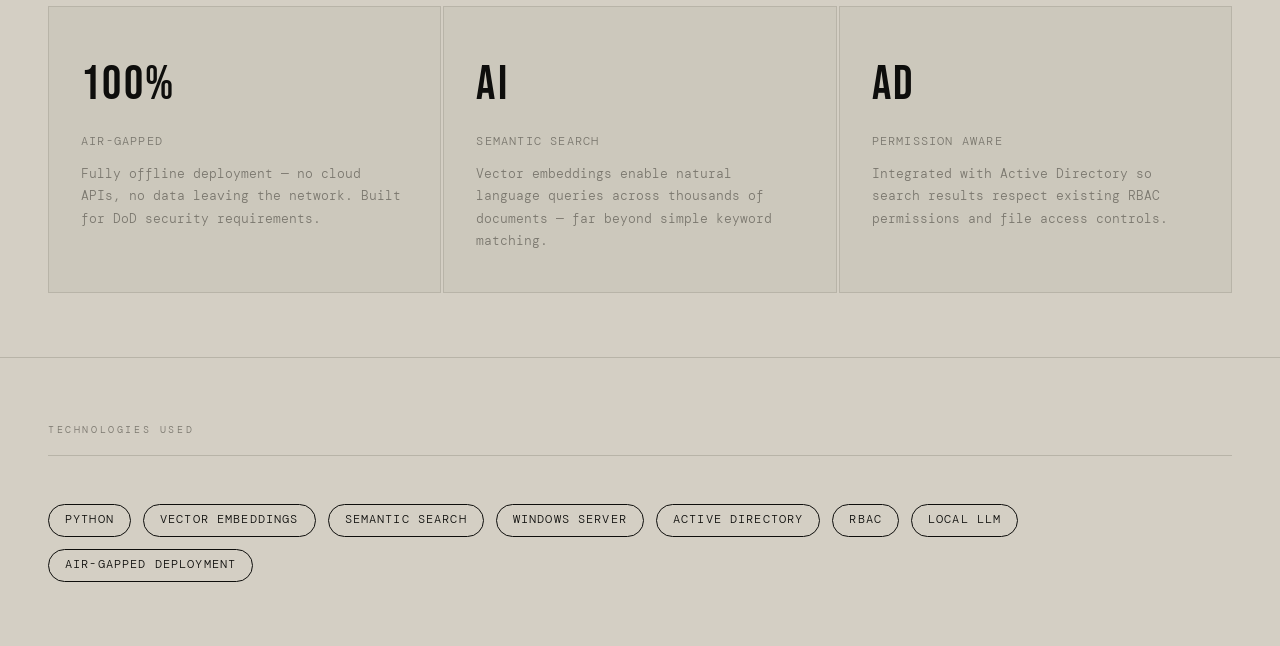
<file: project-ldredmer-ai.html>
<!DOCTYPE html>
<html lang="en">
<head>
  <meta charset="UTF-8" />
  <meta name="viewport" content="width=device-width, initial-scale=1.0" />
  <title>LDRedmer Database AI — Gavin Sturm</title>
  <link rel="preconnect" href="https://fonts.googleapis.com" />
  <link rel="preconnect" href="https://fonts.gstatic.com" crossorigin />
  <link href="https://fonts.googleapis.com/css2?family=Bebas+Neue&family=DM+Serif+Display:ital@0;1&family=DM+Mono:wght@300;400&display=swap" rel="stylesheet" />
  <link rel="stylesheet" href="assets/style.css" />
</head>
<body class="project-page">
  <div class="cursor" id="cursor"></div>
  <div class="cursor-ring" id="cursor-ring"></div>
  <nav class="back-nav">
    <a class="back-link" href="index.html">← Back to Portfolio</a>
    <span class="back-link" style="opacity:0.4">03 / LDRedmer Database AI</span>
  </nav>

  <div class="project-hero">
    <p class="project-kicker">03 — LDRedmer · 2025–Present</p>
    <h1 class="project-title">Database AI></h1>
    <div class="project-meta-row">
      <div class="project-meta-item">
        <span class="project-meta-label">Role</span>
        <span class="project-meta-val">AI & Systems Engineer</span>
      </div>
      <div class="project-meta-item">
        <span class="project-meta-label">Client</span>
        <span class="project-meta-val">LDRedmer (DoD-Affiliated)</span>
      </div>
      <div class="project-meta-item">
        <span class="project-meta-label">Stack</span>
        <span class="project-meta-val">Python · Vector Search · Windows Server</span>
      </div>
      <div class="project-meta-item">
        <span class="project-meta-label">Type</span>
        <span class="project-meta-val">Air-gapped · Offline AI</span>
      </div>
    </div>
  </div>

  <div class="project-visual">
    <div class="project-mockup">
      <img src="images/project-ldredmer-ai.svg" alt="LDRedmer Local AI" style="width:100%;height:100%;object-fit:cover;border-radius:6px"/>
    </div>
  </div>

  <div class="project-overview">
    <div class="overview-grid">
      <h2 class="overview-heading">Project Overview</h2>
      <p class="overview-text">Built a <em>locally hosted AI file search system</em> for LDRedmer's DoD-affiliated environment. The system allows staff to search across their entire document database using natural language — completely offline and air-gapped, with no data leaving the network.</p>
      <p class="overview-text">Uses <em>vector embeddings and semantic search</em> to find relevant files based on meaning rather than just keywords. Integrated directly with their existing Windows Server infrastructure and Active Directory permissions, so users only see files they're authorized to access.</p>
    </div>
  </div>

  <div class="project-highlights">
    <div class="section-label">Key Highlights</div>
    <div class="highlights-grid">
      <div class="highlight-card">
        <div class="highlight-num">100%</div>
        <div class="highlight-label">Air-Gapped</div>
        <div class="highlight-desc">Fully offline deployment — no cloud APIs, no data leaving the network. Built for DoD security requirements.</div>
      </div>
      <div class="highlight-card">
        <div class="highlight-num">AI</div>
        <div class="highlight-label">Semantic Search</div>
        <div class="highlight-desc">Vector embeddings enable natural language queries across thousands of documents — far beyond simple keyword matching.</div>
      </div>
      <div class="highlight-card">
        <div class="highlight-num">AD</div>
        <div class="highlight-label">Permission Aware</div>
        <div class="highlight-desc">Integrated with Active Directory so search results respect existing RBAC permissions and file access controls.</div>
      </div>
    </div>
  </div>

  <div class="project-tech">
    <div class="section-label">Technologies Used</div>
    <div class="tech-list">
      <span class="tech-pill">Python</span>
      <span class="tech-pill">Vector Embeddings</span>
      <span class="tech-pill">Semantic Search</span>
      <span class="tech-pill">Windows Server</span>
      <span class="tech-pill">Active Directory</span>
      <span class="tech-pill">RBAC</span>
      <span class="tech-pill">Local LLM</span>
      <span class="tech-pill">Air-Gapped Deployment</span>
    </div>
  </div>

  <script src="assets/main.js"></script>
</body>
</html>
</file>
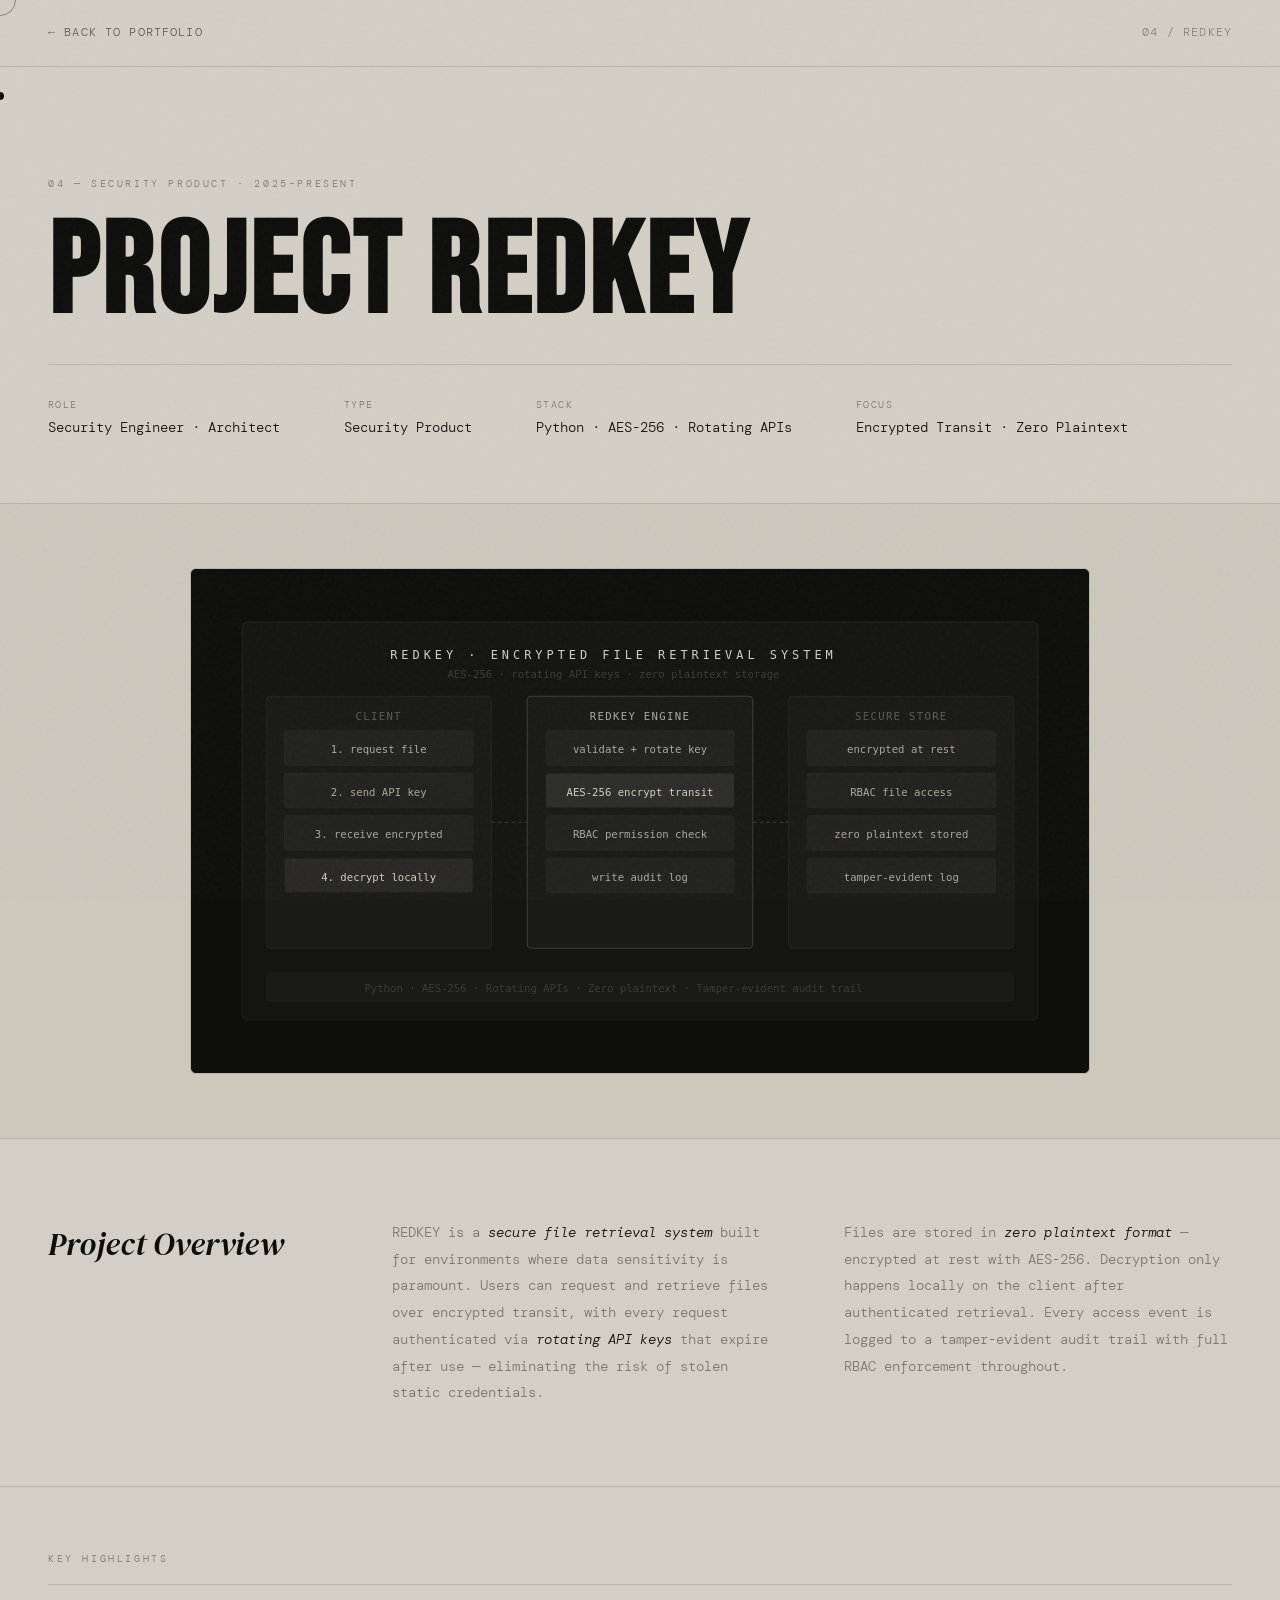
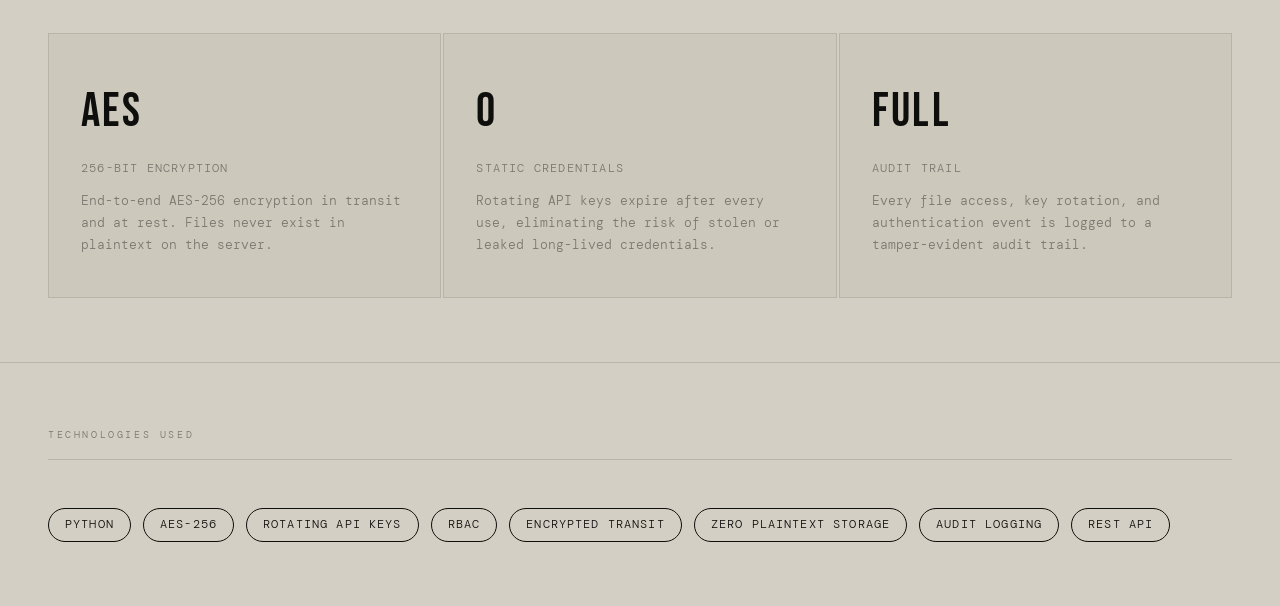
<file: project-redkey.html>
<!DOCTYPE html>
<html lang="en">
<head>
  <meta charset="UTF-8" />
  <meta name="viewport" content="width=device-width, initial-scale=1.0" />
  <title>REDKEY — Gavin Sturm</title>
  <link rel="preconnect" href="https://fonts.googleapis.com" />
  <link rel="preconnect" href="https://fonts.gstatic.com" crossorigin />
  <link href="https://fonts.googleapis.com/css2?family=Bebas+Neue&family=DM+Serif+Display:ital@0;1&family=DM+Mono:wght@300;400&display=swap" rel="stylesheet" />
  <link rel="stylesheet" href="assets/style.css" />
</head>
<body class="project-page">
  <div class="cursor" id="cursor"></div>
  <div class="cursor-ring" id="cursor-ring"></div>
  <nav class="back-nav">
    <a class="back-link" href="index.html">← Back to Portfolio</a>
    <span class="back-link" style="opacity:0.4">04 / REDKEY</span>
  </nav>

  <div class="project-hero">
    <p class="project-kicker">04 — Security Product · 2025–Present</p>
    <h1 class="project-title">Project REDKEY</h1>
    <div class="project-meta-row">
      <div class="project-meta-item">
        <span class="project-meta-label">Role</span>
        <span class="project-meta-val">Security Engineer · Architect</span>
      </div>
      <div class="project-meta-item">
        <span class="project-meta-label">Type</span>
        <span class="project-meta-val">Security Product</span>
      </div>
      <div class="project-meta-item">
        <span class="project-meta-label">Stack</span>
        <span class="project-meta-val">Python · AES-256 · Rotating APIs</span>
      </div>
      <div class="project-meta-item">
        <span class="project-meta-label">Focus</span>
        <span class="project-meta-val">Encrypted Transit · Zero Plaintext</span>
      </div>
    </div>
  </div>

  <div class="project-visual">
    <div class="project-mockup" style="background:#0e0e0c">
      <img src="images/project-redkey.svg" alt="REDKEY" style="width:100%;height:100%;object-fit:cover;border-radius:6px"/>
    </div>
  </div>

  <div class="project-overview">
    <div class="overview-grid">
      <h2 class="overview-heading">Project Overview</h2>
      <p class="overview-text">REDKEY is a <em>secure file retrieval system</em> built for environments where data sensitivity is paramount. Users can request and retrieve files over encrypted transit, with every request authenticated via <em>rotating API keys</em> that expire after use — eliminating the risk of stolen static credentials.</p>
      <p class="overview-text">Files are stored in <em>zero plaintext format</em> — encrypted at rest with AES-256. Decryption only happens locally on the client after authenticated retrieval. Every access event is logged to a tamper-evident audit trail with full RBAC enforcement throughout.</p>
    </div>
  </div>

  <div class="project-highlights">
    <div class="section-label">Key Highlights</div>
    <div class="highlights-grid">
      <div class="highlight-card">
        <div class="highlight-num">AES</div>
        <div class="highlight-label">256-bit Encryption</div>
        <div class="highlight-desc">End-to-end AES-256 encryption in transit and at rest. Files never exist in plaintext on the server.</div>
      </div>
      <div class="highlight-card">
        <div class="highlight-num">0</div>
        <div class="highlight-label">Static Credentials</div>
        <div class="highlight-desc">Rotating API keys expire after every use, eliminating the risk of stolen or leaked long-lived credentials.</div>
      </div>
      <div class="highlight-card">
        <div class="highlight-num">Full</div>
        <div class="highlight-label">Audit Trail</div>
        <div class="highlight-desc">Every file access, key rotation, and authentication event is logged to a tamper-evident audit trail.</div>
      </div>
    </div>
  </div>

  <div class="project-tech">
    <div class="section-label">Technologies Used</div>
    <div class="tech-list">
      <span class="tech-pill">Python</span>
      <span class="tech-pill">AES-256</span>
      <span class="tech-pill">Rotating API Keys</span>
      <span class="tech-pill">RBAC</span>
      <span class="tech-pill">Encrypted Transit</span>
      <span class="tech-pill">Zero Plaintext Storage</span>
      <span class="tech-pill">Audit Logging</span>
      <span class="tech-pill">REST API</span>
    </div>
  </div>

  <script src="assets/main.js"></script>
</body>
</html>
</file>
<file: assets/style.css>
/* =============================================
   GAVIN STURM — PORTFOLIO v2
   Beige editorial aesthetic (designisfunny.co)
============================================= */

:root {
  --bg: #d4cfc4;
  --bg2: #ccc8bc;
  --fg: #0e0e0c;
  --muted: #7a776e;
  --border: #b8b4a8;
  --accent: #0e0e0c;
  --highlight: #e8e4d8;
  --serif: 'DM Serif Display', Georgia, serif;
  --mono: 'DM Mono', 'Courier New', monospace;
  --display: 'Bebas Neue', sans-serif;
  --ease: cubic-bezier(0.16, 1, 0.3, 1);
  --grain: url("data:image/svg+xml,%3Csvg viewBox='0 0 256 256' xmlns='http://www.w3.org/2000/svg'%3E%3Cfilter id='noise'%3E%3CfeTurbulence type='fractalNoise' baseFrequency='0.9' numOctaves='4' stitchTiles='stitch'/%3E%3C/filter%3E%3Crect width='100%25' height='100%25' filter='url(%23noise)' opacity='0.08'/%3E%3C/svg%3E");
}

*, *::before, *::after { box-sizing: border-box; margin: 0; padding: 0; }

html { scroll-behavior: smooth; font-size: 16px; }

body {
  background: var(--bg);
  color: var(--fg);
  font-family: var(--mono);
  font-weight: 300;
  line-height: 1.6;
  overflow-x: hidden;
  cursor: none;
}

body::before {
  content: '';
  position: fixed;
  inset: 0;
  background-image: var(--grain);
  pointer-events: none;
  z-index: 9999;
  opacity: 0.4;
}

/* CURSOR */
.cursor {
  position: fixed;
  width: 8px; height: 8px;
  background: var(--fg);
  border-radius: 50%;
  pointer-events: none;
  z-index: 9998;
  transform: translate(-50%, -50%);
  transition: width 0.3s var(--ease), height 0.3s var(--ease);
}
.cursor-ring {
  position: fixed;
  width: 32px; height: 32px;
  border: 1px solid var(--fg);
  border-radius: 50%;
  pointer-events: none;
  z-index: 9997;
  transform: translate(-50%, -50%);
  transition: width 0.3s var(--ease), height 0.3s var(--ease);
  opacity: 0.4;
}
.cursor.big { width: 16px; height: 16px; }
.cursor-ring.big { width: 56px; height: 56px; opacity: 0.2; }

/* LOADER */
.loader {
  position: fixed; inset: 0;
  background: var(--bg);
  z-index: 9000;
  display: flex;
  align-items: center;
  justify-content: center;
  transition: opacity 0.7s var(--ease), visibility 0.7s;
}
.loader.hidden { opacity: 0; visibility: hidden; }
.loader-text {
  font-family: var(--display);
  font-size: clamp(4rem, 14vw, 10rem);
  color: var(--fg);
  letter-spacing: 0.05em;
}

/* NAV */
.nav {
  position: fixed; top: 0; left: 0; right: 0;
  z-index: 100;
  display: flex;
  align-items: center;
  justify-content: space-between;
  padding: 1.5rem 3rem;
  transition: background 0.4s, border-color 0.4s;
  border-bottom: 1px solid transparent;
}
.nav.scrolled {
  background: rgba(212, 207, 196, 0.92);
  backdrop-filter: blur(12px);
  border-color: var(--border);
}
.nav-left {
  font-family: var(--display);
  font-size: 1.4rem;
  letter-spacing: 0.1em;
}
.nav-reg {
  font-family: var(--mono);
  font-size: 0.55rem;
  vertical-align: super;
  margin-left: 1px;
}
.nav-links { list-style: none; display: flex; gap: 2.5rem; }
.nav-links a {
  color: var(--fg);
  text-decoration: none;
  font-size: 0.72rem;
  letter-spacing: 0.1em;
  opacity: 0.5;
  transition: opacity 0.2s;
  text-transform: uppercase;
}
.nav-links a:hover, .nav-links a.active { opacity: 1; }
.nav-num { opacity: 0.6; margin-right: 2px; }

/* back link for inner pages */
.back-nav {
  position: fixed; top: 0; left: 0; right: 0;
  z-index: 100;
  display: flex;
  align-items: center;
  justify-content: space-between;
  padding: 1.5rem 3rem;
  background: rgba(212, 207, 196, 0.92);
  backdrop-filter: blur(12px);
  border-bottom: 1px solid var(--border);
}
.back-link {
  font-size: 0.72rem;
  letter-spacing: 0.1em;
  text-transform: uppercase;
  color: var(--fg);
  text-decoration: none;
  opacity: 0.6;
  transition: opacity 0.2s;
}
.back-link:hover { opacity: 1; }

/* HERO */
.hero {
  min-height: auto;
  display: flex;
  flex-direction: column;
  justify-content: flex-start;
  padding: 8rem 3rem 3rem; /* reduced from 12rem */
  border-bottom: 1px solid var(--border);
}
.hero-title {
  font-family: var(--display);
  font-size: clamp(5rem, 16vw, 14rem);
  line-height: 0.9;
  letter-spacing: 0.02em;
  margin-bottom: 1.5rem;
  opacity: 0;
  transform: translateY(40px);
  animation: fadeUp 1s var(--ease) 0.3s forwards;
}
.hero-title em { font-style: normal; font-family: var(--display); }
.hero-title sup {
  font-family: var(--mono);
  font-size: 0.12em;
  vertical-align: super;
}
.hero-sub {
  font-size: 0.75rem;
  letter-spacing: 0.15em;
  text-transform: uppercase;
  color: var(--muted);
  margin-bottom: 2.5rem;
  opacity: 0;
  animation: fadeUp 1s var(--ease) 0.5s forwards;
}
.hero-tagline {
  font-family: var(--serif);
  font-size: clamp(1.2rem, 2.5vw, 2rem);
  color: var(--muted);
  font-style: italic;
  opacity: 0;
  animation: fadeUp 1s var(--ease) 0.7s forwards;
}
.hero-tagline em { color: var(--fg); }
.hero-footer {
  display: flex;
  justify-content: space-between;
  font-size: 0.7rem;
  letter-spacing: 0.1em;
  color: var(--muted);
  opacity: 0;
  animation: fadeUp 1s var(--ease) 0.9s forwards;
}
@keyframes bounce { 0%,100%{transform:translateY(0)}50%{transform:translateY(5px)} }
.scroll-hint { animation: bounce 2s ease-in-out 2s infinite; }

/* SECTIONS */
.section-label {
  font-size: 0.65rem;
  letter-spacing: 0.25em;
  text-transform: uppercase;
  color: var(--muted);
  margin-bottom: 3rem; /* reduced from 4rem */
  border-bottom: 1px solid var(--border);
  padding-bottom: 1rem;
}

/* ABOUT */
.about {
  padding: 5rem 3rem; /* reduced from 8rem */
  border-bottom: 1px solid var(--border);
}
.about-grid {
  display: grid;
  grid-template-columns: 1fr 280px;
  gap: 5rem;
  align-items: start;
}
.about-heading {
  font-family: var(--serif);
  font-size: clamp(1.5rem, 2.8vw, 2.5rem);
  font-weight: 400;
  line-height: 1.3;
  margin-bottom: 2rem;
  max-width: 640px;
}
.about-heading em { font-style: italic; }
.about-star { font-size: 1.5rem; color: var(--muted); margin-bottom: 1.5rem; }
.about-body {
  font-size: 0.88rem;
  color: var(--muted);
  line-height: 1.9;
  max-width: 560px;
  margin-bottom: 1.2rem;
}
.about-body em { color: var(--fg); font-style: italic; }
.about-skills {
  margin-top: 3rem;
  padding-top: 2rem;
  border-top: 1px solid var(--border);
  display: flex;
  flex-direction: column;
  gap: 1rem;
}
.skill-row { display: flex; gap: 2rem; align-items: baseline; font-size: 0.75rem; }
.skill-label {
  min-width: 100px;
  text-transform: uppercase;
  letter-spacing: 0.1em;
  font-size: 0.62rem;
  color: var(--muted);
}
.skill-val { color: var(--fg); }
.about-photo-box {
  width: 100%;
  aspect-ratio: 3/4;
  background: var(--bg2);
  border: 1px solid var(--border);
  display: flex;
  align-items: center;
  justify-content: center;
  color: var(--muted);
  font-size: 0.72rem;
  letter-spacing: 0.1em;
  margin-bottom: 1.5rem;
}
.about-stat-box {
  display: flex;
  flex-direction: column;
  gap: 0;
}
.stat {
  display: flex;
  align-items: baseline;
  gap: 1rem;
  padding: 1rem 0;
  border-bottom: 1px solid var(--border);
}
.stat-num {
  font-family: var(--display);
  font-size: 2rem;
  letter-spacing: 0.05em;
}
.stat-label {
  font-size: 0.65rem;
  letter-spacing: 0.1em;
  text-transform: uppercase;
  color: var(--muted);
}

/* WORK */
.work {
  padding: 5rem 3rem; /* reduced from 8rem */
  border-bottom: 1px solid var(--border);
}
.work-list { display: flex; flex-direction: column; }

.work-item {
  position: relative;
  display: flex;
  align-items: center;
  justify-content: space-between;
  padding: 2.5rem 0;
  border-bottom: 1px solid var(--border);
  text-decoration: none;
  color: var(--fg);
  transition: padding-left 0.4s var(--ease), background 0.3s;
  overflow: visible;
}
.work-item:first-child { border-top: 1px solid var(--border); }
.work-item:hover { padding-left: 1rem; }

.work-left { display: flex; align-items: center; gap: 2rem; flex: 1; }
.work-num {
  font-family: var(--display);
  font-size: 3rem;
  color: var(--border);
  line-height: 1;
  min-width: 3rem;
}
.work-tags-row { display: flex; gap: 0.4rem; margin-bottom: 0.4rem; flex-wrap: wrap; }
.tag {
  font-size: 0.6rem;
  letter-spacing: 0.1em;
  text-transform: uppercase;
  color: var(--muted);
  border: 1px solid var(--border);
  padding: 0.1rem 0.45rem;
  border-radius: 100px;
}
.work-title {
  font-family: var(--display);
  font-size: clamp(2rem, 4vw, 3.5rem);
  letter-spacing: 0.04em;
  line-height: 1;
  font-weight: 400;
}
.work-title em { font-family: var(--serif); font-style: italic; letter-spacing: 0; }

.work-right {
  display: flex;
  align-items: center;
  gap: 1.5rem;
  padding-left: 2rem;
}
.work-type {
  font-size: 0.72rem;
  letter-spacing: 0.08em;
  color: var(--muted);
  text-transform: uppercase;
}
.work-arrow {
  font-size: 1.3rem;
  transition: transform 0.3s var(--ease);
}
.work-item:hover .work-arrow { transform: translate(4px, -4px); }

/* HOVER IMAGE */
.work-hover-img {
  position: fixed;
  width: 340px;
  height: 240px;
  pointer-events: none;
  z-index: 500;
  opacity: 0;
  transform: scale(0.94) rotate(-2deg);
  transition: opacity 0.35s var(--ease), transform 0.35s var(--ease);
  border: 1px solid var(--border);
  overflow: hidden;
  top: 0; left: 0;
}
.work-item:hover .work-hover-img {
  opacity: 1;
  transform: scale(1) rotate(-1deg);
}
.work-img-placeholder {
  width: 100%; height: 100%;
  background: var(--bg2);
  display: flex;
  align-items: center;
  justify-content: center;
}
.img-mock {
  width: 80%;
  padding: 1.5rem;
  background: #e8e4d8;
  border-radius: 4px;
}
.img-mock.dark { background: #2a2a28; }
.mock-bar {
  height: 8px;
  background: var(--border);
  border-radius: 4px;
  margin-bottom: 1rem;
}
.mock-bar.short { width: 60%; }
.mock-lines { display: flex; flex-direction: column; gap: 0.4rem; }
.mock-line { height: 5px; background: var(--border); border-radius: 3px; opacity: 0.6; }
.mock-line.short { width: 70%; }
.mock-grid { display: grid; grid-template-columns: 1fr 1fr; gap: 0.5rem; margin-top: 0.5rem; }
.mock-cell { height: 30px; background: var(--border); border-radius: 3px; opacity: 0.5; }
.mock-nodes { display: flex; gap: 1rem; justify-content: center; margin-top: 0.5rem; }
.mock-node { width: 24px; height: 24px; border-radius: 50%; background: var(--border); opacity: 0.6; }

/* CONTACT */
.contact {
  padding: 5rem 3rem 4rem; /* reduced from 8rem */
  min-height: 70vh;
  display: flex;
  flex-direction: column;
  justify-content: space-between;
}
.contact-heading {
  font-family: var(--display);
  font-size: clamp(4rem, 10vw, 9rem);
  letter-spacing: 0.04em;
  line-height: 0.95;
  margin-bottom: 2.5rem;
}
.contact-heading em { font-family: var(--serif); font-style: italic; letter-spacing: 0; }
.contact-email {
  display: inline-block;
  font-family: var(--serif);
  font-size: clamp(1rem, 2.5vw, 1.8rem);
  font-style: italic;
  color: var(--fg);
  text-decoration: none;
  border-bottom: 1px solid var(--fg);
  padding-bottom: 0.2rem;
  margin-bottom: 3rem;
  transition: opacity 0.2s;
}
.contact-email:hover { opacity: 0.6; }
.contact-links {
  list-style: none;
  display: flex;
  gap: 2.5rem;
  flex-wrap: wrap;
}
.contact-links a {
  color: var(--muted);
  text-decoration: none;
  font-size: 0.72rem;
  letter-spacing: 0.15em;
  text-transform: uppercase;
  border-bottom: 1px solid transparent;
  padding-bottom: 2px;
  transition: color 0.2s, border-color 0.2s;
}
.contact-links a:hover { color: var(--fg); border-color: var(--fg); }
.contact-footer {
  display: flex;
  justify-content: space-between;
  font-size: 0.65rem;
  color: var(--muted);
  letter-spacing: 0.1em;
  margin-top: 5rem;
  padding-top: 2rem;
  border-top: 1px solid var(--border);
}

/* ===========================
   PROJECT PAGES
=========================== */
.project-page { padding-top: 6rem; }

.project-hero {
  padding: 5rem 3rem 4rem;
  border-bottom: 1px solid var(--border);
}
.project-kicker {
  font-size: 0.65rem;
  letter-spacing: 0.25em;
  text-transform: uppercase;
  color: var(--muted);
  margin-bottom: 1.5rem;
}
.project-title {
  font-family: var(--display);
  font-size: clamp(3.5rem, 10vw, 9rem);
  letter-spacing: 0.03em;
  line-height: 0.9;
  margin-bottom: 2rem;
}
.project-title em { font-family: var(--serif); font-style: italic; }
.project-meta-row {
  display: flex;
  gap: 4rem;
  flex-wrap: wrap;
  padding-top: 2rem;
  border-top: 1px solid var(--border);
}
.project-meta-item { display: flex; flex-direction: column; gap: 0.3rem; }
.project-meta-label {
  font-size: 0.6rem;
  letter-spacing: 0.15em;
  text-transform: uppercase;
  color: var(--muted);
}
.project-meta-val { font-size: 0.85rem; }

.project-visual {
  padding: 4rem 3rem;
  border-bottom: 1px solid var(--border);
  background: var(--bg2);
}
.project-mockup {
  width: 100%;
  max-width: 900px;
  margin: 0 auto;
  aspect-ratio: 16/9;
  background: var(--bg);
  border: 1px solid var(--border);
  border-radius: 6px;
  display: flex;
  align-items: center;
  justify-content: center;
  overflow: hidden;
  position: relative;
}
.mockup-inner {
  width: 90%;
  padding: 2rem;
}
.mockup-topbar {
  height: 10px;
  background: var(--border);
  border-radius: 5px;
  margin-bottom: 1.5rem;
  width: 40%;
}
.mockup-content { display: flex; flex-direction: column; gap: 0.6rem; }
.mockup-row { height: 6px; background: var(--border); border-radius: 3px; opacity: 0.5; }
.mockup-row.short { width: 65%; }
.mockup-row.shorter { width: 40%; }
.mockup-grid-2 { display: grid; grid-template-columns: 1fr 1fr; gap: 1rem; margin-top: 1rem; }
.mockup-card {
  background: var(--bg2);
  border: 1px solid var(--border);
  border-radius: 4px;
  padding: 1rem;
  height: 60px;
}

.project-overview {
  padding: 5rem 3rem; /* reduced from 6rem */
  border-bottom: 1px solid var(--border);
}
.overview-grid {
  display: grid;
  grid-template-columns: 280px 1fr 1fr;
  gap: 4rem;
  align-items: start;
}
.overview-heading {
  font-family: var(--serif);
  font-size: 2rem;
  font-weight: 400;
  font-style: italic;
}
.overview-text {
  font-size: 0.88rem;
  color: var(--muted);
  line-height: 1.9;
}
.overview-text em { color: var(--fg); font-style: italic; }

.project-highlights {
  padding: 4rem 3rem; /* reduced from 5rem */
  border-bottom: 1px solid var(--border);
}
.highlights-grid {
  display: grid;
  grid-template-columns: repeat(3, 1fr);
  gap: 2px;
  margin-top: 3rem;
}
.highlight-card {
  background: var(--bg2);
  padding: 2.5rem 2rem;
  border: 1px solid var(--border);
}
.highlight-num {
  font-family: var(--display);
  font-size: 3rem;
  letter-spacing: 0.05em;
  margin-bottom: 0.5rem;
}
.highlight-label {
  font-size: 0.75rem;
  letter-spacing: 0.1em;
  text-transform: uppercase;
  color: var(--muted);
  margin-bottom: 0.75rem;
}
.highlight-desc { font-size: 0.82rem; color: var(--muted); line-height: 1.7; }

.project-tech {
  padding: 4rem 3rem; /* reduced from 5rem */
}
.tech-list {
  display: flex;
  flex-wrap: wrap;
  gap: 0.75rem;
  margin-top: 2rem;
}
.tech-pill {
  font-size: 0.72rem;
  letter-spacing: 0.1em;
  text-transform: uppercase;
  border: 1px solid var(--fg);
  padding: 0.4rem 1rem;
  border-radius: 100px;
  transition: background 0.2s, color 0.2s;
}
.tech-pill:hover { background: var(--fg); color: var(--bg); }

/* RESUME PAGE */
.resume-page { padding-top: 6rem; }
.resume-header {
  padding: 5rem 3rem 4rem;
  border-bottom: 1px solid var(--border);
  display: flex;
  justify-content: space-between;
  align-items: flex-end;
}
.resume-name {
  font-family: var(--display);
  font-size: clamp(3rem, 8vw, 7rem);
  letter-spacing: 0.04em;
  line-height: 0.9;
}
.resume-contact-info {
  text-align: right;
  font-size: 0.75rem;
  color: var(--muted);
  line-height: 2;
}
.resume-contact-info a { color: var(--fg); text-decoration: none; border-bottom: 1px solid var(--border); }
.resume-contact-info a:hover { border-color: var(--fg); }

.resume-body { padding: 0 3rem 6rem; }

.resume-section { padding: 3rem 0; border-bottom: 1px solid var(--border); display: grid; grid-template-columns: 220px 1fr; gap: 4rem; }
.resume-section-label {
  font-size: 0.65rem;
  letter-spacing: 0.2em;
  text-transform: uppercase;
  color: var(--muted);
  padding-top: 0.25rem;
}
.resume-entry { margin-bottom: 2.5rem; }
.resume-entry:last-child { margin-bottom: 0; }
.resume-entry-header { display: flex; justify-content: space-between; align-items: baseline; margin-bottom: 0.3rem; flex-wrap: wrap; gap: 0.5rem; }
.resume-entry-title { font-family: var(--serif); font-size: 1.2rem; font-weight: 400; font-style: italic; }
.resume-entry-date { font-size: 0.68rem; color: var(--muted); letter-spacing: 0.08em; }
.resume-entry-org { font-size: 0.75rem; text-transform: uppercase; letter-spacing: 0.1em; color: var(--muted); margin-bottom: 0.75rem; }
.resume-entry-stack {
  font-size: 0.68rem;
  letter-spacing: 0.04em;
  color: var(--muted);
  margin-bottom: 0.75rem;
  opacity: 0.85;
}
.resume-bullets { list-style: none; padding: 0; }
.resume-bullets li {
  font-size: 0.82rem;
  color: var(--muted);
  line-height: 1.8;
  padding-left: 1rem;
  position: relative;
  margin-bottom: 0.3rem;
}
.resume-bullets li::before { content: '—'; position: absolute; left: 0; color: var(--border); }

.resume-skills-grid { display: flex; flex-direction: column; gap: 0.75rem; }
.resume-skill-row { display: flex; gap: 1.5rem; align-items: baseline; font-size: 0.8rem; }
.resume-skill-key { min-width: 110px; font-size: 0.65rem; text-transform: uppercase; letter-spacing: 0.1em; color: var(--muted); }

.resume-certs { display: flex; flex-direction: column; gap: 0.5rem; }
.resume-cert { font-size: 0.82rem; color: var(--muted); }

/* SCROLL REVEAL */
.reveal { opacity: 0; transform: translateY(24px); transition: opacity 0.8s var(--ease), transform 0.8s var(--ease); }
.reveal.visible { opacity: 1; transform: none; }

/* ANIMATIONS */
@keyframes fadeUp { to { opacity: 1; transform: translateY(0); } }

/* RESPONSIVE */
@media (max-width: 900px) {
  .nav, .back-nav { padding: 1.25rem 1.5rem; }
  .nav-links { gap: 1.2rem; }
  .hero, .about, .work, .contact { padding-left: 1.5rem; padding-right: 1.5rem; }
  .about-grid { grid-template-columns: 1fr; }
  .about-aside { display: flex; gap: 1.5rem; }
  .about-photo-box { flex: 1; }
  .overview-grid { grid-template-columns: 1fr; gap: 2rem; }
  .highlights-grid { grid-template-columns: 1fr; gap: 1px; }
  .resume-section { grid-template-columns: 1fr; gap: 1rem; }
  .resume-header { flex-direction: column; gap: 1.5rem; align-items: flex-start; }
  .resume-contact-info { text-align: left; }
  .project-hero, .project-visual, .project-overview, .project-highlights, .project-tech { padding-left: 1.5rem; padding-right: 1.5rem; }
  .resume-body { padding-left: 1.5rem; padding-right: 1.5rem; }
}
@media (max-width: 600px) {
  .nav-links { display: none; }
  .work-title { font-size: 2rem; }
  .work-hover-img { display: none; }
}

/* =============================================
   FDE OPTIMIZATION ADDITIONS
   Append to end of assets/style.css
============================================= */

/* SKIP LINK — hidden until keyboard focus (a11y) */
.skip-link {
  position: absolute;
  left: -9999px;
  top: 0;
  z-index: 10000;
  background: var(--fg);
  color: var(--bg);
  padding: 0.75rem 1.25rem;
  font-family: var(--mono);
  font-size: 0.72rem;
  letter-spacing: 0.1em;
  text-transform: uppercase;
  text-decoration: none;
}
.skip-link:focus { left: 0; }

/* Visible keyboard focus everywhere (a11y floor) */
a:focus-visible,
.work-item:focus-visible,
.tech-pill:focus-visible {
  outline: 2px solid var(--fg);
  outline-offset: 3px;
}

/* Restore a real cursor on the resume page — readers need to
   select text, click links, and print without hunting for a dot */
.resume-page,
.resume-page * { cursor: auto; }
.resume-page a { cursor: pointer; }
.resume-page .cursor,
.resume-page .cursor-ring { display: none; }

/* Respect reduced-motion: drop the custom cursor and animations */
@media (prefers-reduced-motion: reduce) {
  *, *::before, *::after {
    animation-duration: 0.001ms !important;
    animation-iteration-count: 1 !important;
    transition-duration: 0.001ms !important;
    scroll-behavior: auto !important;
  }
  body { cursor: auto; }
  .cursor, .cursor-ring { display: none; }
  .hero-title, .hero-sub, .hero-tagline, .hero-footer { opacity: 1; transform: none; }
  .reveal { opacity: 1; transform: none; }
}

/* =============================================
   PRINT — clean PDF export of the resume
============================================= */
@media print {
  /* Kill the grain overlay, custom cursor, decorative chrome */
  body::before { display: none !important; }
  .cursor, .cursor-ring, .loader { display: none !important; }
  .back-nav, .scroll-hint { display: none !important; }

  html, body {
    background: #fff !important;
    color: #000 !important;
    cursor: auto !important;
    font-size: 9.5pt;
    line-height: 1.3;
  }

  /* Remove the fixed-nav top offset so content starts at the top */
  .resume-page { padding-top: 0 !important; }

  .resume-header {
    padding: 0 0 0.6rem !important;
    border-bottom: 1px solid #000 !important;
  }
  .resume-name { font-size: 1.9rem !important; color: #000 !important; line-height: 0.95 !important; }
  .resume-contact-info { color: #333 !important; line-height: 1.5 !important; }
  .resume-contact-info a { color: #000 !important; border: none !important; }

  .resume-body { padding: 0 !important; }

  /* Tight section grid for paper. Avoid breaking *entries* mid-block,
     but allow sections themselves to flow across pages so the resume
     stays ~1-2 pages instead of one section per page. */
  .resume-section {
    padding: 0.7rem 0 !important;
    gap: 1.2rem !important;
    grid-template-columns: 150px 1fr !important;
    border-color: #ccc !important;
    break-inside: auto;
  }
  .resume-section-label { color: #000 !important; }
  .resume-entry { break-inside: avoid; margin-bottom: 0.7rem !important; }
  .resume-entry-title { color: #000 !important; }
  .resume-entry-org, .resume-entry-date { color: #333 !important; }
  .resume-bullets li { color: #222 !important; }
  .resume-bullets li::before { color: #888 !important; }
  .resume-skill-key { color: #000 !important; }
  .resume-skill-row span:last-child,
  .resume-cert { color: #222 !important; }

  /* Make links print their URL so a paper copy is still actionable */
  a[href^="http"]::after { content: " (" attr(href) ")"; font-size: 8pt; color: #555; }
  /* ...but not for the contact block, where it'd be noise */
  .resume-contact-info a::after { content: ""; }

  @page { margin: 0.6in; }
}

/* =============================================
   MOBILE FIXES — cursor + fixed-header overlap
============================================= */

/* Touch devices: the custom cursor never gets a mousemove event,
   so it stays frozen at 0,0. Hide it and restore the real cursor. */
@media (hover: none), (pointer: coarse) {
  body { cursor: auto; }
  .cursor, .cursor-ring { display: none !important; }
}

@media (max-width: 600px) {
  /* Don't pin the nav over content on small screens — let it scroll away.
     (The nav links are already hidden under 600px, so the fixed bar was
     just the GS logo sitting on top of the hero/sections.) */
  .nav {
    position: absolute;
    background: transparent !important;
    backdrop-filter: none !important;
    border-bottom: none !important;
    padding: 1rem 1.5rem;
  }
  .nav.scrolled {
    background: transparent !important;
    backdrop-filter: none !important;
    border-color: transparent !important;
  }

  /* Give the hero a little top room now that the logo sits in-flow */
  .hero { padding-top: 5rem; }

  /* The back-nav on inner pages (resume/projects) should stay usable but
     not blur over content — keep it fixed but solid, and offset content. */
  .back-nav { padding: 1rem 1.5rem; }

  /* Belt-and-suspenders cursor kill on narrow screens */
  .cursor, .cursor-ring { display: none !important; }
}

/* ABOUT PHOTO ON MOBILE
   The aside becomes a flex row on small screens, which crushes the photo
   box to ~90px and the inline 140%/-20% crop pushes the image out of view.
   Stack it instead and cap the photo width so it actually shows. */
@media (max-width: 900px) {
  .about-aside { flex-direction: column; }
  .about-photo-box {
    max-width: 320px;
    margin-left: auto;
    margin-right: auto;
  }
}

/* ABOUT: photo+stats block moved to top of source.
   Desktop — keep the two-column look (text left, aside right) by
   explicitly placing each into its column; aside pinned to the top-right. */
@media (min-width: 901px) {
  .about-grid { grid-template-columns: 1fr 280px; }
  .about-grid .about-aside { grid-column: 2; grid-row: 1; align-self: start; }
  .about-grid .about-main  { grid-column: 1; grid-row: 1; }
}
/* Mobile — aside is first in source, so it naturally sits above the text. */
</file>
